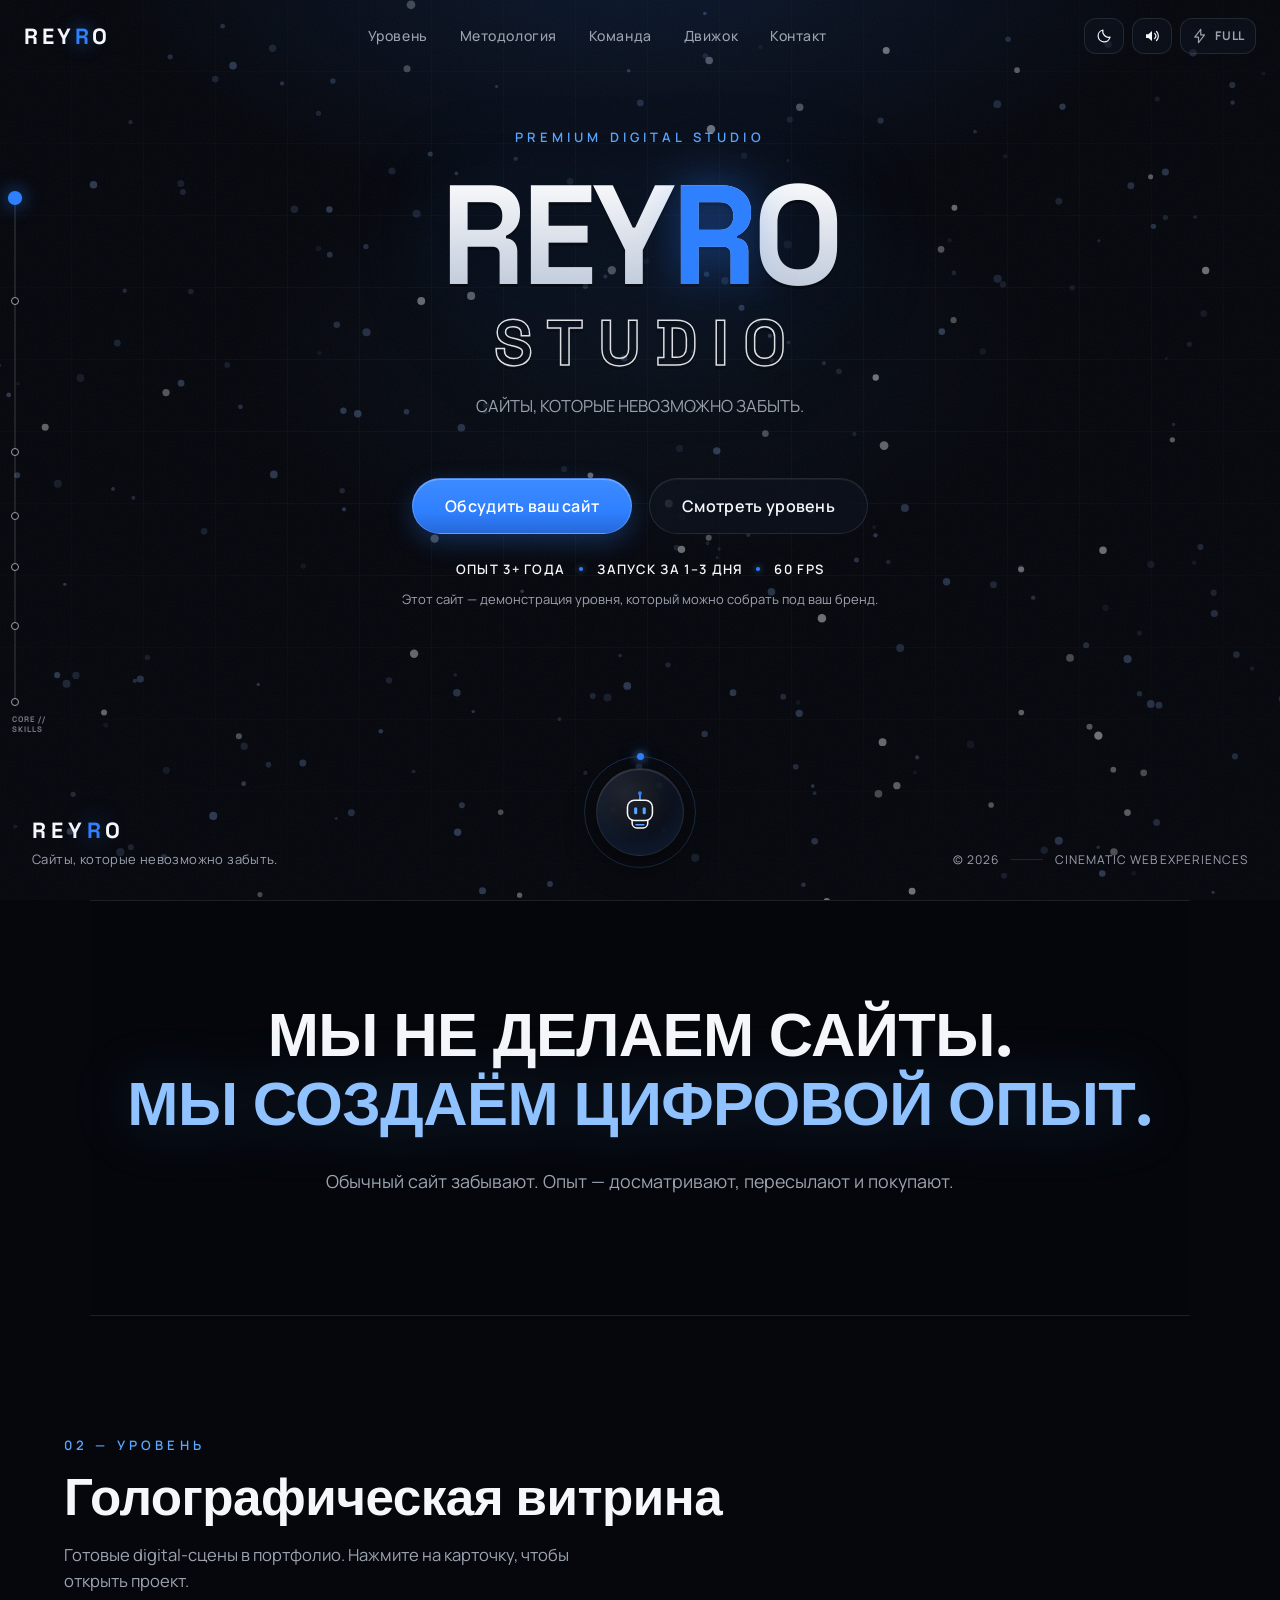
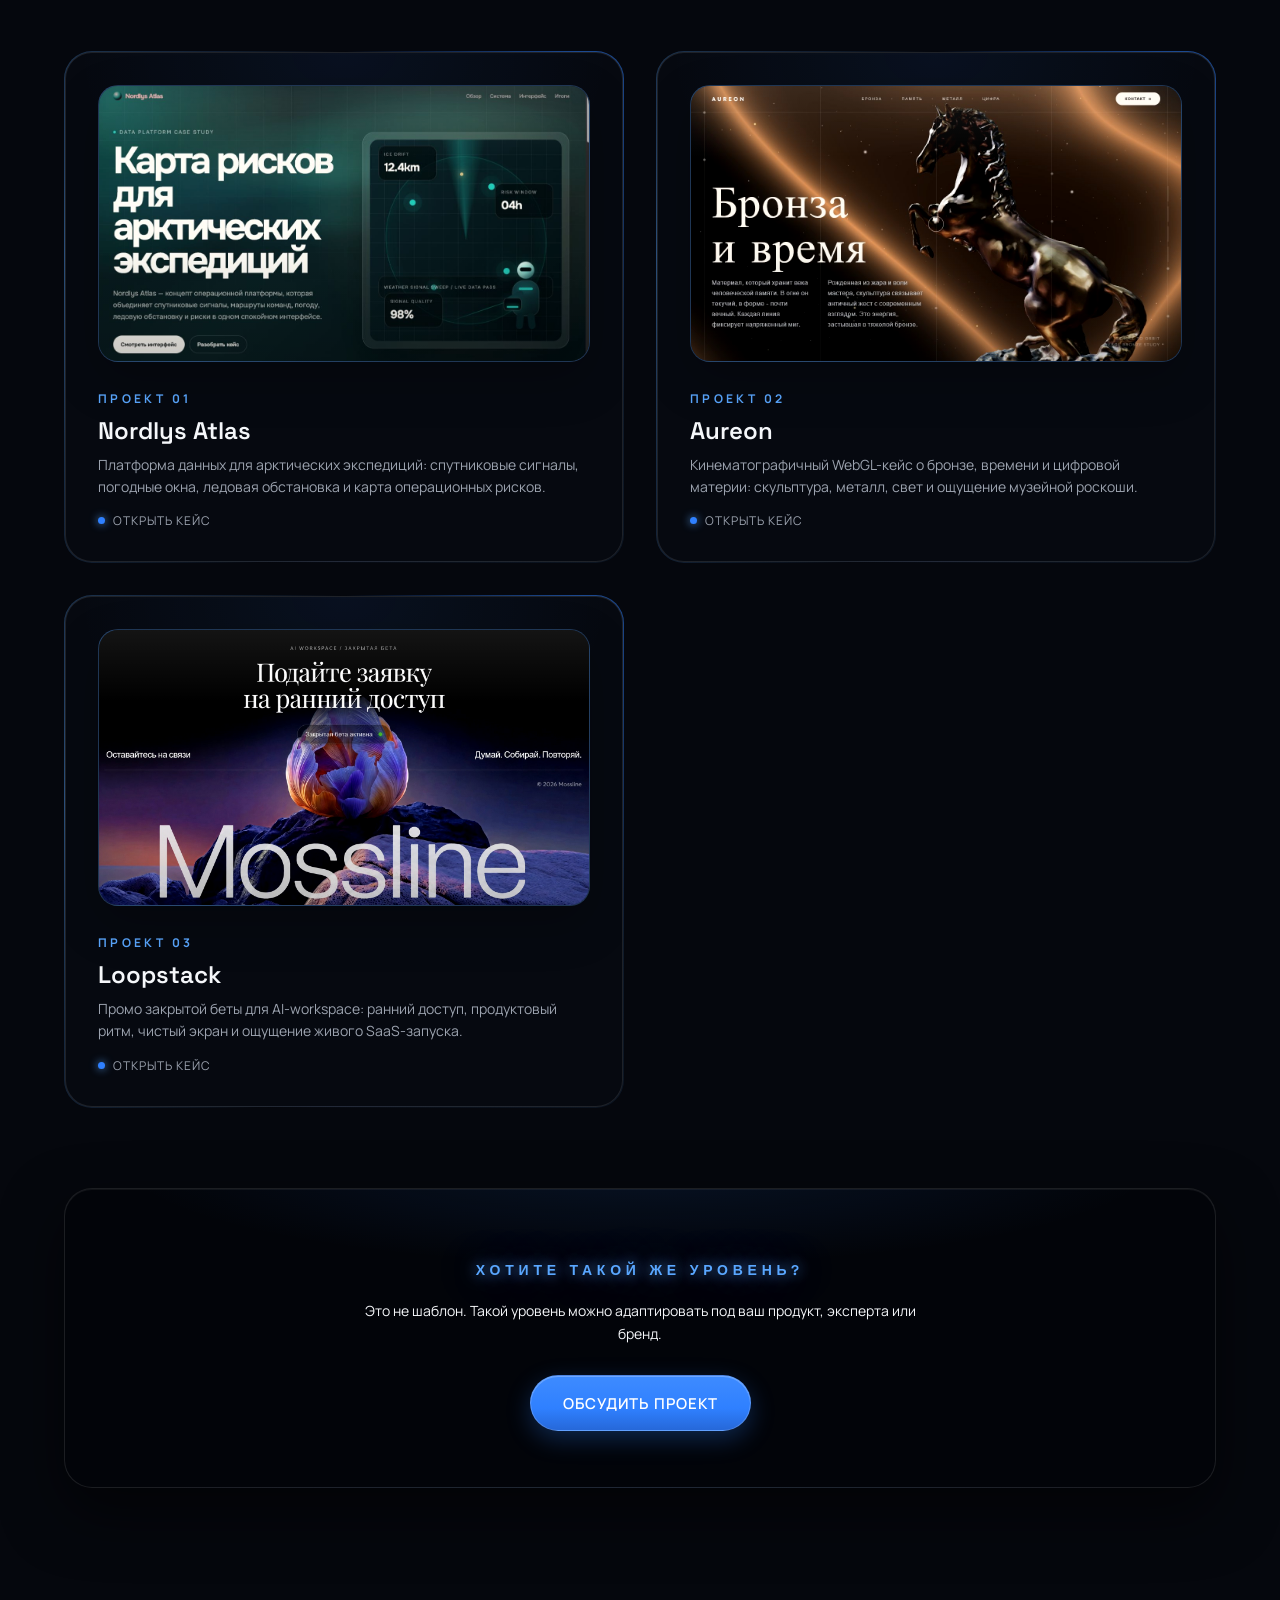
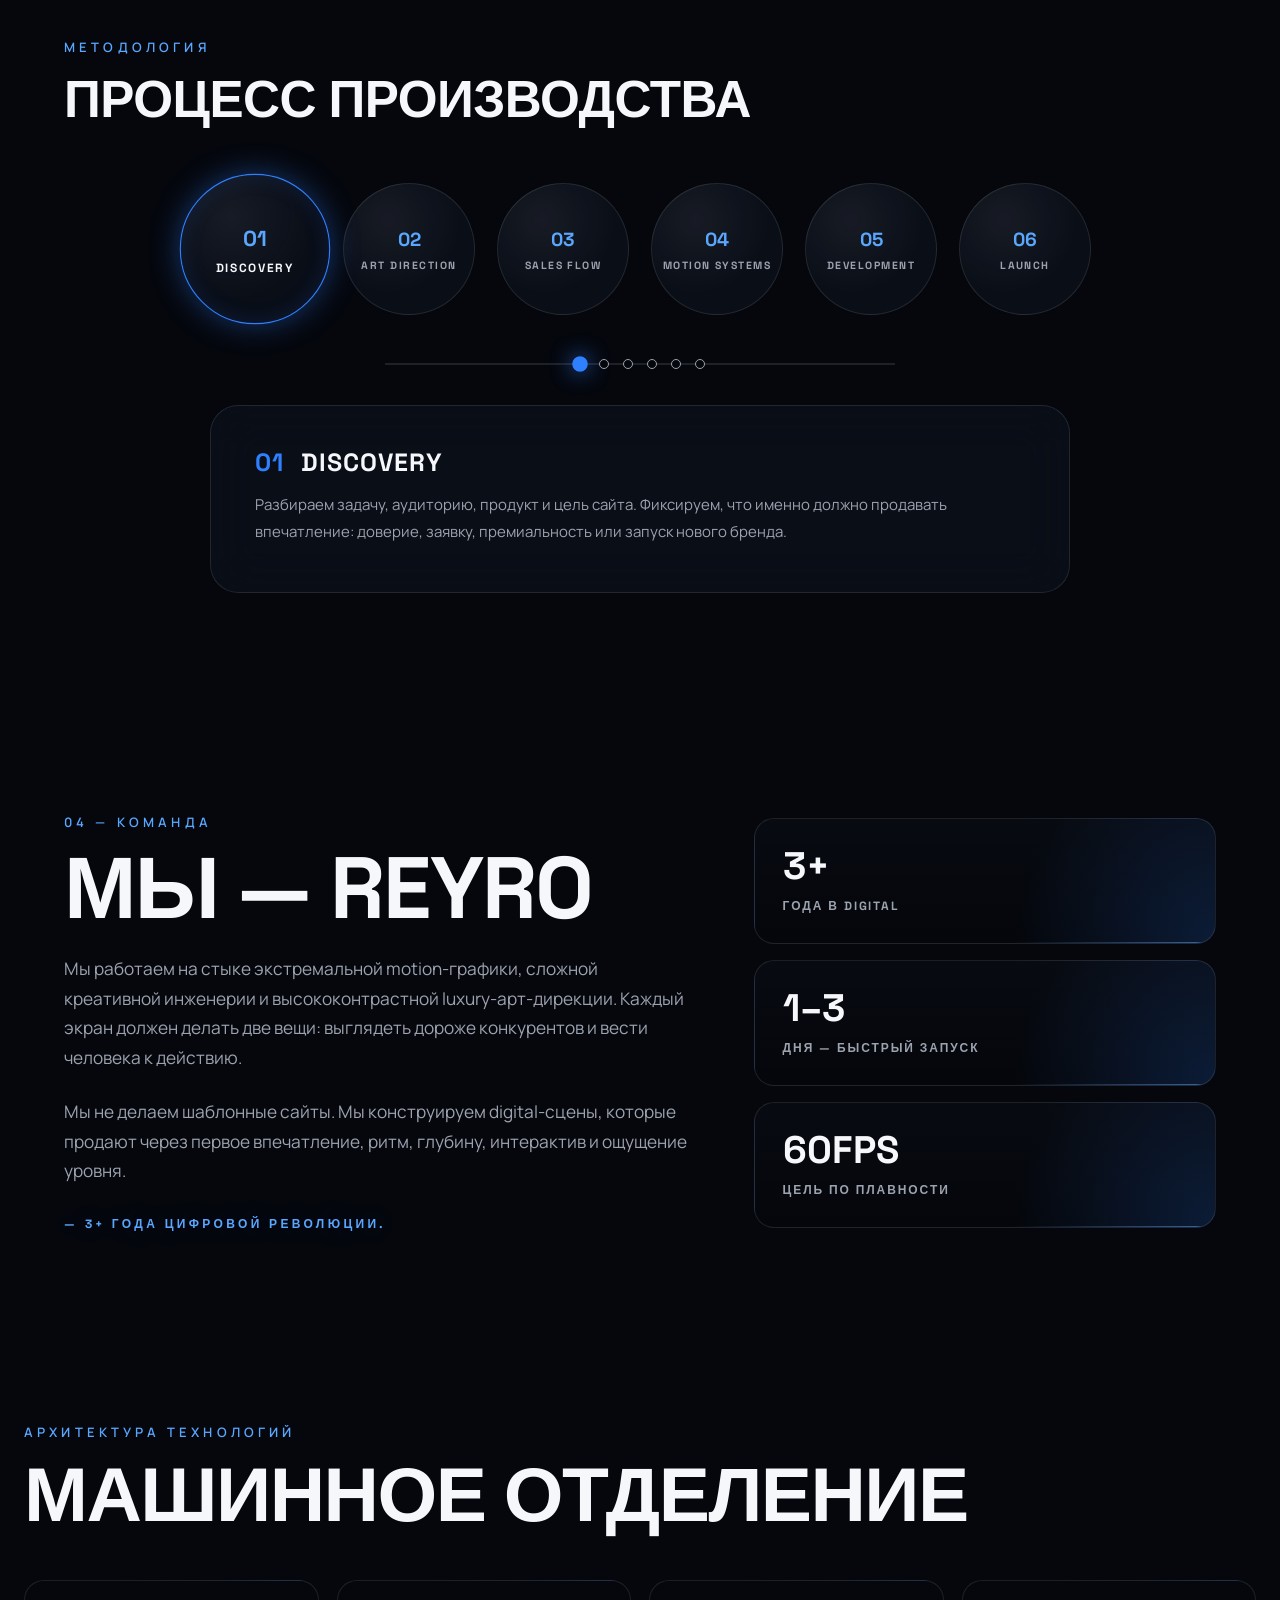
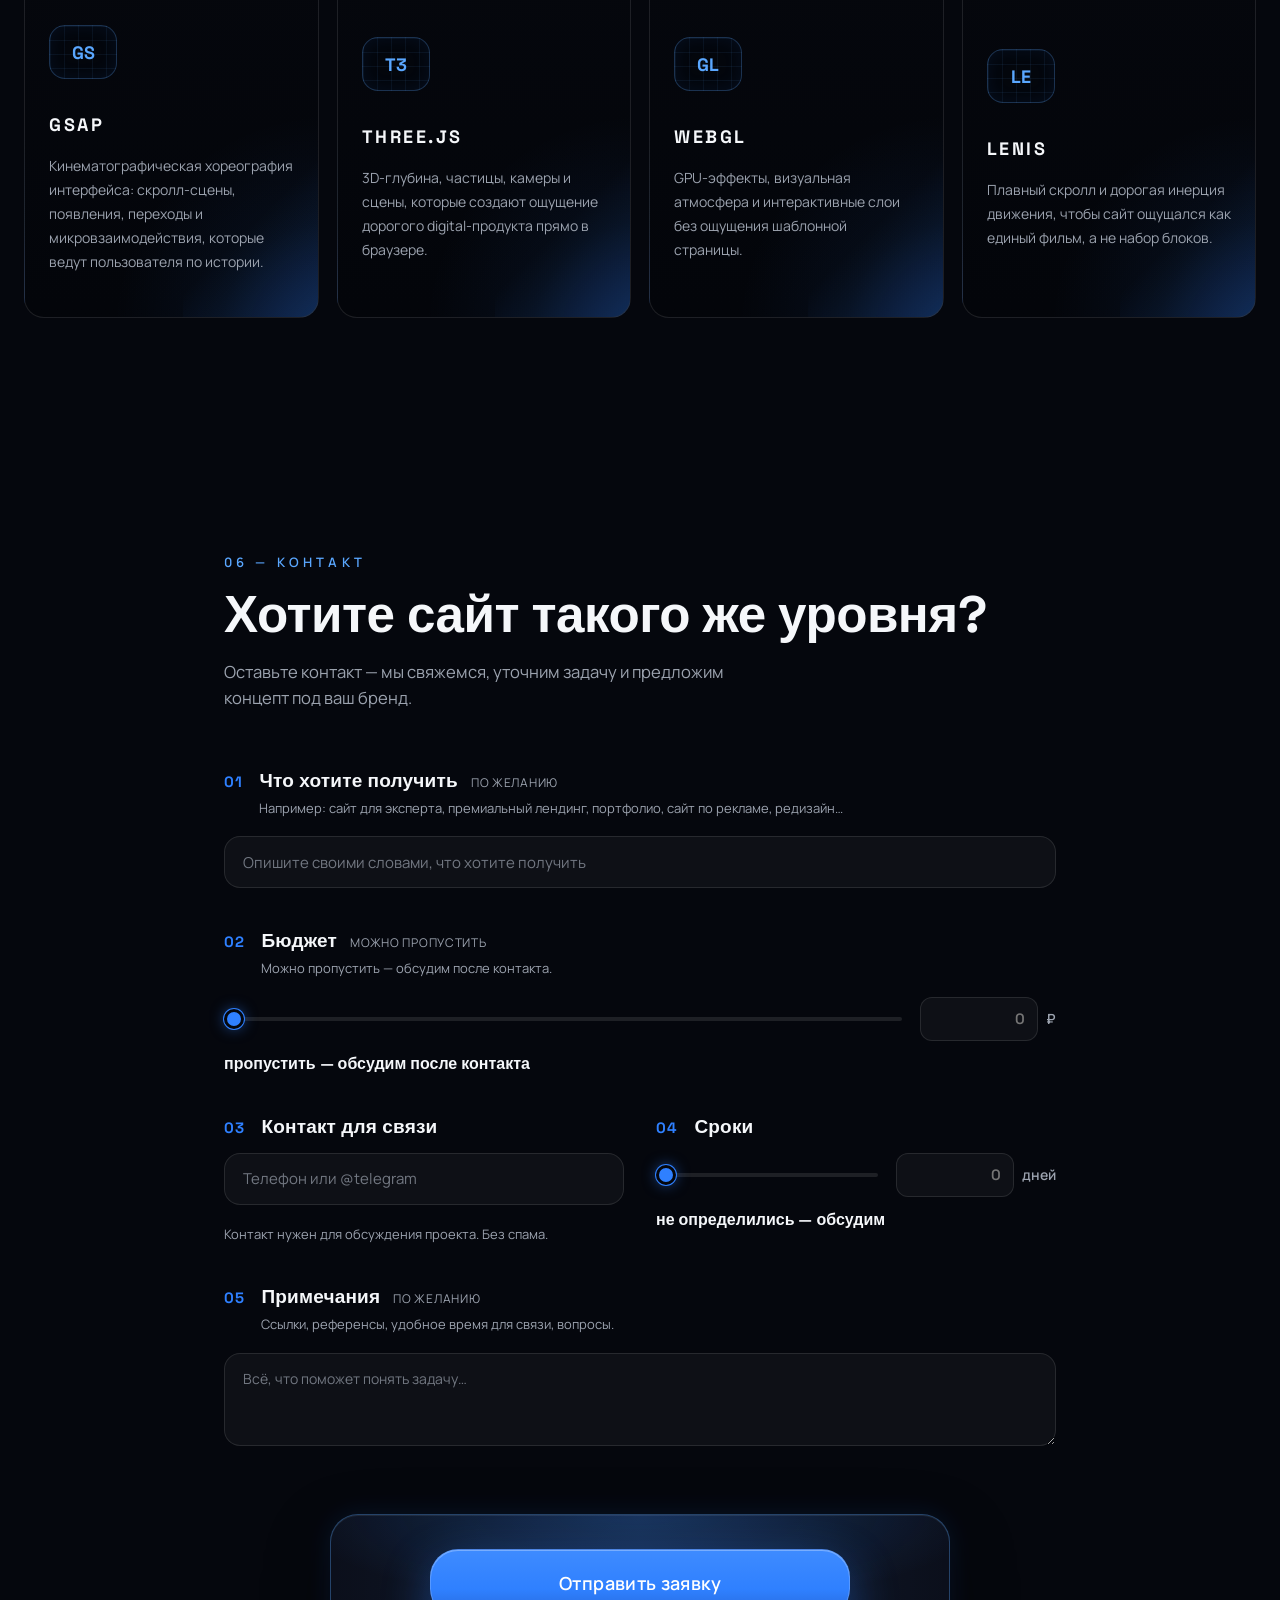
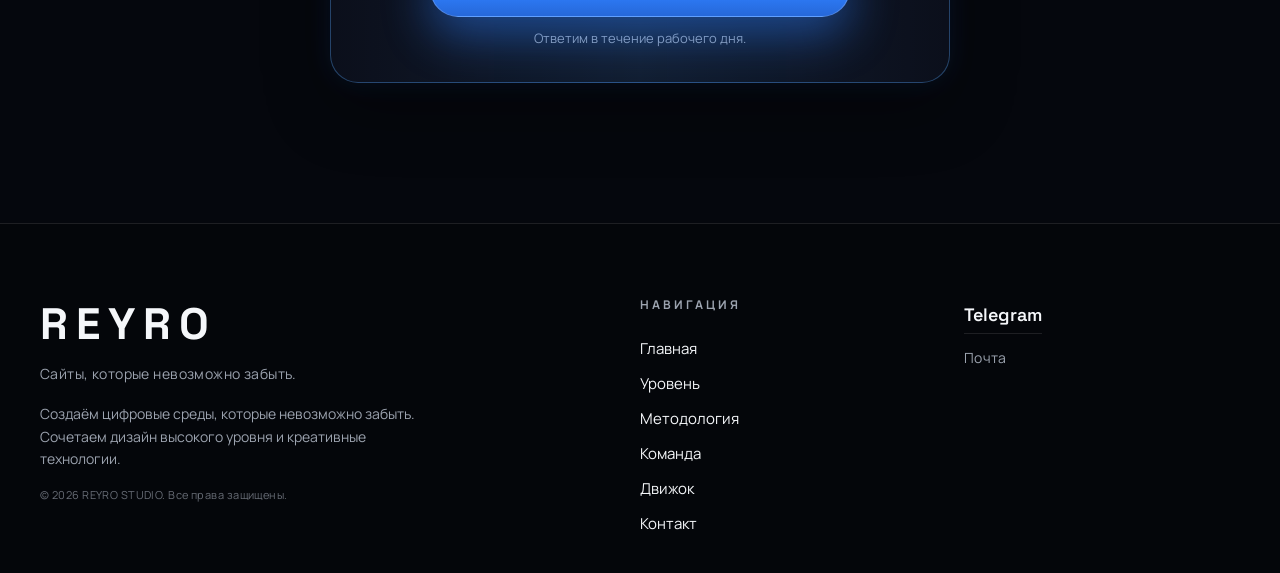
<file: index.html>
<!DOCTYPE html>
<html lang="ru" data-theme="dark" data-perf="full">
<head>
  <meta charset="UTF-8" />
  <meta name="viewport" content="width=device-width, initial-scale=1.0" />
  <title>REYRO STUDIO — сайты, которые невозможно забыть</title>
  <meta name="description" content="REYRO STUDIO — премиальная digital-студия. Кинематографические сайты, которые невозможно забыть." />
  <script>
    (() => {
      try {
        const settings = JSON.parse(localStorage.getItem("reyro-settings") || "{}");
        if (settings.theme) document.documentElement.dataset.theme = settings.theme;
        if (settings.perf) document.documentElement.dataset.perf = settings.perf;
      } catch (_) {}
    })();
  </script>
  <link rel="preconnect" href="https://fonts.googleapis.com" />
  <link rel="preconnect" href="https://fonts.gstatic.com" crossorigin />
  <link href="https://fonts.googleapis.com/css2?family=Space+Grotesk:wght@500;600;700&family=Manrope:wght@400;500;600;700&display=swap" rel="stylesheet" />
  <link rel="stylesheet" href="styles.css" />
</head>
<body>

  <!-- ЭКРАН ЗАГРУЗКИ -->
  <div class="loader" id="loader">
    <div class="loader__text" aria-hidden="true">
      <span style="--i:0">R</span><span style="--i:1">E</span><span style="--i:2">Y</span><span style="--i:3" class="blue">R</span><span style="--i:4">O</span><span class="loader__space"></span><span style="--i:5">S</span><span style="--i:6">T</span><span style="--i:7">U</span><span style="--i:8">D</span><span style="--i:9">I</span><span style="--i:10">O</span>
    </div>
    <div class="loader__bar"><span id="loaderBar"></span></div>
  </div>

  <!-- ИНТЕРАКТИВНЫЕ ЧАСТИЦЫ -->
  <canvas id="particles" aria-hidden="true"></canvas>

  <!-- ШАПКА -->
  <header class="nav" id="nav">
    <a class="nav__logo" href="#hero" aria-label="REYRO — наверх">REY<span class="nav__logo-r">R</span>O</a>

    <nav class="nav__links" aria-label="Основная навигация">
      <a href="#level">Уровень</a>
      <a href="#process">Методология</a>
      <a href="#team">Команда</a>
      <a href="#engine">Движок</a>
      <a href="#brief">Контакт</a>
    </nav>

    <!-- НАСТРОЙКИ: тема / звук / производительность -->
    <div class="settings" role="group" aria-label="Настройки сайта">
      <button class="settings__btn" id="themeBtn" title="Переключить тему">
        <svg class="ico-moon" viewBox="0 0 24 24" fill="none"><path d="M20 13.5A8 8 0 0 1 10.5 4 8 8 0 1 0 20 13.5z" stroke="currentColor" stroke-width="1.6" stroke-linejoin="round"/></svg>
        <svg class="ico-sun" viewBox="0 0 24 24" fill="none"><circle cx="12" cy="12" r="4.2" stroke="currentColor" stroke-width="1.6"/><path d="M12 3v2.2M12 18.8V21M21 12h-2.2M5.2 12H3M18.4 5.6l-1.6 1.6M7.2 16.8l-1.6 1.6M18.4 18.4l-1.6-1.6M7.2 7.2L5.6 5.6" stroke="currentColor" stroke-width="1.6" stroke-linecap="round"/></svg>
      </button>

      <button class="settings__btn" id="soundBtn" title="Звук вкл/выкл" aria-pressed="true">
        <svg class="ico-sound-on" viewBox="0 0 24 24" fill="none"><path d="M4 9.5v5h3.2L12 18.6V5.4L7.2 9.5H4z" fill="currentColor"/><path d="M15.5 8.5a5 5 0 0 1 0 7M18 6a8.5 8.5 0 0 1 0 12" stroke="currentColor" stroke-width="1.6" stroke-linecap="round"/></svg>
        <svg class="ico-sound-off" viewBox="0 0 24 24" fill="none"><path d="M4 9.5v5h3.2L12 18.6V5.4L7.2 9.5H4z" fill="currentColor"/><path d="M15.5 9.5l5 5m0-5l-5 5" stroke="currentColor" stroke-width="1.6" stroke-linecap="round"/></svg>
      </button>

      <button class="settings__btn settings__btn--perf" id="perfBtn" title="Режим производительности" aria-pressed="false">
        <svg viewBox="0 0 24 24" fill="none"><path d="M13 3L5 13.5h5L10 21l8-10.5h-5L13 3z" stroke="currentColor" stroke-width="1.6" stroke-linejoin="round"/></svg>
        <span id="perfLabel">FULL</span>
      </button>
    </div>
  </header>

  <main>

    <!-- HERO -->
    <section class="hero" id="hero" aria-label="REYRO STUDIO — hero">
      <div class="bg" aria-hidden="true">
        <div class="bg__grid"></div>
        <div class="bg__glow"></div>
        <div class="bg__noise"></div>
        <div class="bg__vignette"></div>
      </div>

      <div class="core">
        <p class="core__eyebrow">Premium digital studio</p>

        <h1 class="core__title">
          <span class="core__title-top">REY<span class="blue-r">R</span>O</span>
          <span class="core__title-outline">STUDIO</span>
        </h1>

        <p class="core__dynamic" id="dynamicSlogan" aria-live="polite">
          САЙТЫ, КОТОРЫЕ НЕВОЗМОЖНО ЗАБЫТЬ.
        </p>

        <div class="core__cta">
          <a class="btn btn--primary" href="#brief">Обсудить ваш сайт</a>
          <a class="btn btn--ghost" href="#level">Смотреть уровень</a>
        </div>

        <div class="core__stats">
          <span>опыт 3+ года</span><i></i><span>запуск за 1–3 дня</span><i></i><span>60 FPS</span>
        </div>
        <p class="core__demo-note">Этот сайт — демонстрация уровня, который можно собрать под ваш бренд.</p>
      </div>

      <div class="hero-bottom">
        <div class="hero-bottom__brand">
          <span class="hero-bottom__name">REY<span class="blue-r">R</span>O</span>
          <span class="hero-bottom__tagline">Сайты, которые невозможно забыть.</span>
        </div>

        <div class="mascot" role="img" aria-label="Фирменный техно-маскот REYRO в круге с орбитальной синей точкой">
          <div class="mascot__ring"></div>
          <div class="mascot__orbit"><span class="mascot__dot"></span></div>
          <div class="mascot__glass">
            <svg viewBox="0 0 64 64" fill="none" xmlns="http://www.w3.org/2000/svg">
              <line x1="32" y1="10" x2="32" y2="17" stroke="#5AA7FF" stroke-width="2" stroke-linecap="round"/>
              <circle cx="32" cy="8" r="2.4" fill="#2F80FF"/>
              <rect x="16" y="17" width="32" height="26" rx="9" stroke="currentColor" stroke-width="2"/>
              <rect x="24.5" y="26" width="4" height="9" rx="2" fill="#5AA7FF"/>
              <rect x="35.5" y="26" width="4" height="9" rx="2" fill="#5AA7FF"/>
              <path d="M22 43v3.5a6 6 0 0 0 6 6h8a6 6 0 0 0 6-6V43" stroke="currentColor" stroke-width="2" stroke-linecap="round"/>
              <line x1="27" y1="48.5" x2="37" y2="48.5" stroke="#5AA7FF" stroke-width="2" stroke-linecap="round"/>
            </svg>
          </div>
        </div>

        <div class="hero-bottom__meta">
          <span>© 2026</span>
          <span class="hero-bottom__meta-sep"></span>
          <span>cinematic web experiences</span>
        </div>
      </div>
    </section>

    <!-- МАНИФЕСТ -->
    <section class="manifesto" id="manifesto" aria-label="Манифест студии">
      <h2 class="manifesto__title">
        <span class="manifesto__line">МЫ НЕ ДЕЛАЕМ САЙТЫ.</span><br />
        <span class="manifesto__line manifesto__line--blue">МЫ СОЗДАЁМ ЦИФРОВОЙ ОПЫТ.</span>
      </h2>
      <p class="manifesto__sub">Обычный сайт забывают. Опыт — досматривают, пересылают и покупают.</p>
    </section>

    <!-- УРОВЕНЬ: ГОЛОГРАФИЧЕСКАЯ ВИТРИНА -->
    <section class="level" id="level" aria-label="Витрина проектов">
      <p class="section-eyebrow">02 — Уровень</p>
      <h2 class="section-title">Голографическая витрина</h2>
      <p class="section-sub">Готовые digital-сцены в портфолио. Нажмите на карточку, чтобы открыть проект.</p>

      <div class="level__grid">
        <a class="holo" href="https://nordlys.reyrostudio.ru" target="_blank" rel="noopener" data-tilt>
          <div class="holo__frame" aria-hidden="true"></div>
          <div class="holo__inner">
            <div class="holo__preview">
              <img src="nordlys-thumb.png" alt="Превью проекта Nordlys Atlas" loading="lazy" />
            </div>
            <div class="holo__meta">
              <span class="holo__num">Проект 01</span>
              <h3 class="holo__name">Nordlys Atlas</h3>
              <p class="holo__desc">Платформа данных для арктических экспедиций: спутниковые сигналы, погодные окна, ледовая обстановка и карта операционных рисков.</p>
              <span class="holo__status"><i></i>открыть кейс</span>
            </div>
          </div>
        </a>

        <a class="holo" href="https://aureon.reyrostudio.ru" target="_blank" rel="noopener" data-tilt>
          <div class="holo__frame" aria-hidden="true"></div>
          <div class="holo__inner">
            <div class="holo__preview">
              <img src="aureon-thumb.png" alt="Превью проекта Aureon" loading="lazy" />
            </div>
            <div class="holo__meta">
              <span class="holo__num">Проект 02</span>
              <h3 class="holo__name">Aureon</h3>
              <p class="holo__desc">Кинематографичный WebGL-кейс о бронзе, времени и цифровой материи: скульптура, металл, свет и ощущение музейной роскоши.</p>
              <span class="holo__status"><i></i>открыть кейс</span>
            </div>
          </div>
        </a>

        <a class="holo" href="https://loopstack.reyrostudio.ru" target="_blank" rel="noopener" data-tilt>
          <div class="holo__frame" aria-hidden="true"></div>
          <div class="holo__inner">
            <div class="holo__preview">
              <img src="loopstack-thumb.jpg" alt="Превью проекта Loopstack" loading="lazy" />
            </div>
            <div class="holo__meta">
              <span class="holo__num">Проект 03</span>
              <h3 class="holo__name">Loopstack</h3>
              <p class="holo__desc">Промо закрытой беты для AI-workspace: ранний доступ, продуктовый ритм, чистый экран и ощущение живого SaaS-запуска.</p>
              <span class="holo__status"><i></i>открыть кейс</span>
            </div>
          </div>
        </a>
      </div>
    </section>

    <!-- CTA-БАННЕР -->
    <section class="cta-banner" aria-label="Хотите такой же уровень?">
      <div class="cta-banner__inner">
        <p class="cta-banner__eyebrow">Хотите такой же уровень?</p>
        <p class="cta-banner__text">Это не шаблон. Такой уровень можно адаптировать под ваш продукт, эксперта или бренд.</p>
        <a class="btn btn--primary" href="#brief">Обсудить проект</a>
      </div>
    </section>

    <!-- МЕТОДОЛОГИЯ: ПРОЦЕСС ПРОИЗВОДСТВА -->
    <section class="process" id="process" aria-label="Процесс производства">
      <p class="section-eyebrow">методология</p>
      <h2 class="section-title">Процесс производства</h2>

      <div class="process__orbs" id="processOrbs" role="tablist" aria-label="Этапы производства">
        <button class="process__orb is-active" role="tab" aria-selected="true"><b>01</b><span>DISCOVERY</span></button>
        <button class="process__orb" role="tab" aria-selected="false"><b>02</b><span>ART DIRECTION</span></button>
        <button class="process__orb" role="tab" aria-selected="false"><b>03</b><span>SALES FLOW</span></button>
        <button class="process__orb" role="tab" aria-selected="false"><b>04</b><span>MOTION SYSTEMS</span></button>
        <button class="process__orb" role="tab" aria-selected="false"><b>05</b><span>DEVELOPMENT</span></button>
        <button class="process__orb" role="tab" aria-selected="false"><b>06</b><span>LAUNCH</span></button>
      </div>

      <div class="process__bar" id="processBar" aria-hidden="true">
        <span></span><span></span><span></span><span></span><span></span><span></span>
      </div>

      <div class="process__panel" id="processPanel">
        <h3><b>01</b> DISCOVERY</h3>
        <p>Разбираем задачу, аудиторию, продукт и цель сайта. Фиксируем, что именно должно продавать впечатление: доверие, заявку, премиальность или запуск нового бренда.</p>
      </div>
    </section>

    <!-- КОМАНДА -->
    <section class="team" id="team" aria-label="Команда REYRO">
      <div class="team__copy">
        <p class="section-eyebrow">04 — Команда</p>
        <h2 class="team__title">МЫ — REYRO</h2>
        <p>
          Мы работаем на стыке экстремальной motion-графики, сложной креативной инженерии и высококонтрастной luxury-арт-дирекции. Каждый экран должен делать две вещи: выглядеть дороже конкурентов и вести человека к действию.
        </p>
        <p>
          Мы не делаем шаблонные сайты. Мы конструируем digital-сцены, которые продают через первое впечатление, ритм, глубину, интерактив и ощущение уровня.
        </p>
        <span class="team__signal">— 3+ года цифровой революции.</span>
      </div>

      <div class="team__stats" aria-label="Ключевые показатели REYRO">
        <article class="team__card">
          <b>3+</b>
          <span>года в digital</span>
        </article>
        <article class="team__card">
          <b>1–3</b>
          <span>дня — быстрый запуск</span>
        </article>
        <article class="team__card">
          <b>60FPS</b>
          <span>цель по плавности</span>
        </article>
      </div>
    </section>

    <!-- ДВИЖОК -->
    <section class="engine" id="engine" aria-label="Машинное отделение REYRO">
      <p class="section-eyebrow">архитектура технологий</p>
      <h2 class="engine__title">Машинное отделение</h2>

      <div class="engine__grid">
        <button class="engine__card" type="button" data-burst-card>
          <span class="engine__mark">GS</span>
          <span class="engine__tech">GSAP</span>
          <p>Кинематографическая хореография интерфейса: скролл-сцены, появления, переходы и микровзаимодействия, которые ведут пользователя по истории.</p>
        </button>
        <button class="engine__card" type="button" data-burst-card>
          <span class="engine__mark">T3</span>
          <span class="engine__tech">THREE.JS</span>
          <p>3D-глубина, частицы, камеры и сцены, которые создают ощущение дорогого digital-продукта прямо в браузере.</p>
        </button>
        <button class="engine__card" type="button" data-burst-card>
          <span class="engine__mark">GL</span>
          <span class="engine__tech">WEBGL</span>
          <p>GPU-эффекты, визуальная атмосфера и интерактивные слои без ощущения шаблонной страницы.</p>
        </button>
        <button class="engine__card" type="button" data-burst-card>
          <span class="engine__mark">LE</span>
          <span class="engine__tech">LENIS</span>
          <p>Плавный скролл и дорогая инерция движения, чтобы сайт ощущался как единый фильм, а не набор блоков.</p>
        </button>
      </div>
    </section>

    <!-- БРИФ -->
    <section class="brief" id="brief" aria-label="Оставить заявку">
      <p class="section-eyebrow">06 — Контакт</p>
      <h2 class="section-title">Хотите сайт такого же уровня?</h2>
      <p class="section-sub">Оставьте контакт — мы свяжемся, уточним задачу и предложим концепт под ваш бренд.</p>

      <form class="form" id="briefForm" novalidate>
        <div class="form__trap" aria-hidden="true">
          <label for="companyWebsite">Website</label>
          <input id="companyWebsite" name="website" type="text" tabindex="-1" autocomplete="off" />
        </div>

        <!-- 01: отдельная строка -->
        <div class="form__row">
          <div class="form__head">
            <span class="form__num">01</span>
            <div>
              <span class="form__label">Что хотите получить</span>
              <span class="form__opt">по желанию</span>
              <p class="form__hint">Например: сайт для эксперта, премиальный лендинг, портфолио, сайт по рекламе, редизайн…</p>
            </div>
          </div>
          <input class="input" type="text" id="goalInput" placeholder="Опишите своими словами, что хотите получить" />
        </div>

        <!-- 02: отдельная строка -->
        <div class="form__row">
          <div class="form__head">
            <span class="form__num">02</span>
            <div>
              <span class="form__label">Бюджет</span>
              <span class="form__opt">можно пропустить</span>
              <p class="form__hint">Можно пропустить — обсудим после контакта.</p>
            </div>
          </div>
          <div class="range">
            <div class="range__row">
              <input type="range" id="budgetRange" min="0" max="100000" step="1" value="0" aria-label="Бюджет в рублях" />
              <div class="range__field">
                <input type="number" id="budgetInput" min="0" max="100000" step="1" placeholder="0" aria-label="Точная сумма в рублях" />
                <span>₽</span>
              </div>
            </div>
            <output class="range__value" id="budgetValue" for="budgetRange">пропустить — обсудим после контакта</output>
          </div>
        </div>

        <!-- 03 + 04: одна строка пополам -->
        <div class="form__row form__row--split">
          <div class="form__col">
            <div class="form__head">
              <span class="form__num">03</span>
              <div><span class="form__label">Контакт для связи</span></div>
            </div>
            <input class="input" type="text" id="contactInput" placeholder="Телефон или @telegram" autocomplete="tel" />
            <p class="form__hint">Контакт нужен для обсуждения проекта. Без спама.</p>
          </div>

          <div class="form__col">
            <div class="form__head">
              <span class="form__num">04</span>
              <div><span class="form__label">Сроки</span></div>
            </div>
            <div class="range">
              <div class="range__row">
                <input type="range" id="termRange" min="0" max="30" step="1" value="0" aria-label="Сроки в днях" />
                <div class="range__field">
                  <input type="number" id="termInput" min="0" max="30" step="1" placeholder="0" aria-label="Точный срок в днях" />
                  <span>дней</span>
                </div>
              </div>
              <output class="range__value" id="termValue" for="termRange">не определились — обсудим</output>
            </div>
          </div>
        </div>

        <!-- 05: отдельная строка -->
        <div class="form__row">
          <div class="form__head">
            <span class="form__num">05</span>
            <div>
              <span class="form__label">Примечания</span>
              <span class="form__opt">по желанию</span>
              <p class="form__hint">Ссылки, референсы, удобное время для связи, вопросы.</p>
            </div>
          </div>
          <textarea class="input input--area" id="notesInput" rows="3" placeholder="Всё, что поможет понять задачу…"></textarea>
        </div>

        <div class="form__submit">
          <button type="submit" class="btn btn--primary">Отправить заявку</button>
          <p class="form__hint form__hint--center">Ответим в течение рабочего дня.</p>
          <p class="form__error" id="formError" hidden>Не удалось отправить заявку. Попробуйте ещё раз или напишите в Telegram.</p>
        </div>

        <!-- состояние успеха -->
        <div class="form__success" id="formSuccess" hidden>
          <div class="form__success-icon" aria-hidden="true">
            <svg viewBox="0 0 24 24" fill="none"><path d="M5 12.5l4.5 4.5L19 7.5" stroke="currentColor" stroke-width="2.2" stroke-linecap="round" stroke-linejoin="round"/></svg>
          </div>
          <h3>Заявка принята</h3>
          <p>Мы свяжемся с вами, уточним задачу и предложим концепт под ваш бренд.</p>
          <a class="btn btn--ghost" href="https://t.me/Reyrocodez" target="_blank" rel="noopener">Написать в Telegram</a>
        </div>
      </form>
    </section>

  </main>

  <!-- ФУТЕР -->
  <footer class="footer" id="footer">
    <div class="footer__top">
      <div class="footer__brand">
        <span class="footer__logo">REYRO</span>
        <p class="footer__tagline">Сайты, которые невозможно забыть.</p>
        <p class="footer__desc">Создаём цифровые среды, которые невозможно забыть. Сочетаем дизайн высокого уровня и креативные технологии.</p>
        <p class="footer__legal">© 2026 REYRO STUDIO. Все права защищены.</p>
      </div>

      <nav class="footer__nav" aria-label="Навигация в футере">
        <span class="footer__col-title">Навигация</span>
        <a href="#hero">Главная</a>
        <a href="#level">Уровень</a>
        <a href="#process">Методология</a>
        <a href="#team">Команда</a>
        <a href="#engine">Движок</a>
        <a href="#brief">Контакт</a>
      </nav>

      <div class="footer__contacts">
        <a class="footer__tg-link" href="https://t.me/Reyrocodez" target="_blank" rel="noopener">Telegram</a>
        <a class="footer__mail" href="mailto:reyrodesign@gmail.com">Почта</a>
      </div>
    </div>
  </footer>

  <!-- ПОЛЗУНОК ПРОГРЕССА СКРОЛЛА СО СТАНЦИЯМИ -->
  <div class="scroll-rail">
    <div class="scroll-rail__thumb" id="scrollThumb"></div>
    <button class="scroll-rail__dot" data-target="hero" data-label="01 // ГЛАВНАЯ" aria-label="Главная"></button>
    <button class="scroll-rail__dot" data-target="level" data-label="02 // УРОВЕНЬ" aria-label="Уровень"></button>
    <button class="scroll-rail__dot" data-target="process" data-label="03 // МЕТОДОЛОГИЯ" aria-label="Методология"></button>
    <button class="scroll-rail__dot" data-target="team" data-label="04 // КОМАНДА" aria-label="Команда"></button>
    <button class="scroll-rail__dot" data-target="engine" data-label="05 // ДВИЖОК" aria-label="Движок"></button>
    <button class="scroll-rail__dot" data-target="brief" data-label="06 // КОНТАКТ" aria-label="Контакт"></button>
    <button class="scroll-rail__dot" data-target="footer" data-label="07 // СВЯЗЬ" aria-label="Связь"></button>
    <span class="scroll-rail__caption">CORE //<br />SKILLS</span>
  </div>

  <!-- TELEGRAM-КНОПКА -->
  <a class="tg-fab" id="tgFab" href="https://t.me/Reyrocodez" target="_blank" rel="noopener" aria-label="Написать в Telegram">
    <svg viewBox="0 0 24 24" fill="none"><path d="M21 4.5L2.8 11.6c-.9.35-.87 1.05.05 1.32l4.6 1.44 1.77 5.42c.28.78.9.86 1.42.4l2.55-2.34 4.7 3.46c.7.4 1.3.16 1.5-.72L22 5.9c.26-1.08-.4-1.6-1-1.4zM8 13.9l9.4-5.9c.44-.27.85-.12.52.18l-7.7 7-.3 3.2-1.92-4.48z" fill="currentColor"/></svg>
  </a>

  <script src="form-config.js"></script>
  <script src="script.js"></script>
</body>
</html>
</file>
<file: styles.css>
/* ============================================================
   REYRO STUDIONS — portfolio one-pager
   dark premium / graphite / soft glassmorphism / blue accent
   темы: dark / light; режимы: full / lite
   ============================================================ */

:root {
  --bg: #05070D;
  --panel: rgba(17, 24, 39, 0.42);
  --panel-solid: #111827;
  --text-primary: #F5F7FA;
  --text-secondary: #9CA3AF;
  --blue: #2F80FF;
  --blue-glow: #5AA7FF;
  --glass-border: rgba(255, 255, 255, 0.10);
  --grid-line: rgba(90, 167, 255, 0.045);
  --title-grad-a: #FFFFFF;
  --title-grad-b: #B9C4D6;
  --input-bg: rgba(255, 255, 255, 0.04);

  --font-display: "Space Grotesk", "Inter", sans-serif;
  --font-body: "Manrope", "Inter", sans-serif;

  --radius-lg: 28px;
  --radius-md: 20px;
  --safe: 24px;
  --nav-h: 72px;
}

html[data-theme="light"] {
  --bg: #F4F6FA;
  --panel: rgba(255, 255, 255, 0.65);
  --panel-solid: #FFFFFF;
  --text-primary: #0B0F17;
  --text-secondary: #4B5563;
  --glass-border: rgba(11, 15, 23, 0.10);
  --grid-line: rgba(47, 128, 255, 0.07);
  --title-grad-a: #0B0F17;
  --title-grad-b: #3D4B63;
  --input-bg: rgba(11, 15, 23, 0.04);
}

* { margin: 0; padding: 0; box-sizing: border-box; }

html { scroll-behavior: smooth; scroll-padding-top: var(--nav-h); }

body {
  background: var(--bg);
  color: var(--text-primary);
  font-family: var(--font-body);
  -webkit-font-smoothing: antialiased;
  text-rendering: optimizeLegibility;
  overflow-x: hidden;
  transition: background-color 0.4s ease, color 0.4s ease;
}

/* защита текста от выделения/копирования — поля формы остаются редактируемыми */
body {
  -webkit-user-select: none;
  -moz-user-select: none;
  user-select: none;
}

input, textarea {
  -webkit-user-select: text;
  -moz-user-select: text;
  user-select: text;
}

.visually-hidden {
  position: absolute; width: 1px; height: 1px;
  overflow: hidden; clip: rect(0 0 0 0); white-space: nowrap;
}

.blue-r { color: var(--blue); text-shadow: 0 0 24px rgba(47, 128, 255, 0.55); }

/* ============ ЛОАДЕР ============ */

.loader {
  position: fixed;
  inset: 0;
  z-index: 100;
  display: flex;
  flex-direction: column;
  align-items: center;
  justify-content: center;
  gap: 32px;
  background: var(--bg);
  transition: opacity 0.6s ease, visibility 0.6s ease;
}

.loader.is-done { opacity: 0; visibility: hidden; pointer-events: none; }

.loader__text {
  display: flex;
  font-family: var(--font-display);
  font-weight: 700;
  font-size: clamp(28px, 4.5vw, 56px);
  letter-spacing: 0.08em;
  color: var(--text-primary);
}

.loader__text span {
  opacity: 0;
  transform: translateY(14px);
  animation: loader-letter 0.5s cubic-bezier(0.22, 1, 0.36, 1) forwards;
  animation-delay: calc(var(--i) * 70ms);
}

.loader__text .blue { color: #2F80FF; text-shadow: 0 0 28px rgba(47, 128, 255, 0.6); }

.loader__space { width: 0.5em; }

@keyframes loader-letter {
  to { opacity: 1; transform: translateY(0); }
}

.loader__bar {
  width: min(280px, 60vw);
  height: 2px;
  border-radius: 2px;
  background: var(--glass-border);
  overflow: hidden;
}

.loader__bar span {
  display: block;
  height: 100%;
  width: 0;
  background: linear-gradient(90deg, #2F80FF, #5AA7FF);
  border-radius: 2px;
  transition: width 0.3s ease;
}

/* ============ ЧАСТИЦЫ ============ */

#particles {
  position: fixed;
  inset: 0;
  z-index: 0;
  pointer-events: none;
}

html[data-perf="lite"] #particles { display: none; }

/* контент поверх частиц */
main, .nav, .footer { position: relative; z-index: 1; }

/* ============ ШАПКА ============ */

.nav {
  position: fixed;
  top: 0; left: 0; right: 0;
  z-index: 50;
  height: var(--nav-h);
  display: flex;
  align-items: center;
  justify-content: space-between;
  gap: 24px;
  padding: 0 var(--safe);
  transition: background-color 0.3s ease, border-color 0.3s ease, backdrop-filter 0.3s ease;
  border-bottom: 1px solid transparent;
}

.nav.is-scrolled {
  background: color-mix(in srgb, var(--bg) 72%, transparent);
  backdrop-filter: blur(16px);
  -webkit-backdrop-filter: blur(16px);
  border-bottom-color: var(--glass-border);
}

html[data-perf="lite"] .nav.is-scrolled {
  background: var(--bg);
  backdrop-filter: none;
  -webkit-backdrop-filter: none;
}

.nav__logo {
  font-family: var(--font-display);
  font-weight: 700;
  font-size: 22px;
  letter-spacing: 0.16em;
  color: var(--text-primary);
  text-decoration: none;
}

.nav__logo-r {
  color: var(--blue);
  text-shadow: 0 0 18px rgba(47, 128, 255, 0.65);
}

.nav__links { display: flex; gap: 32px; }

.nav__links a {
  color: var(--text-secondary);
  text-decoration: none;
  font-size: 14px;
  font-weight: 500;
  letter-spacing: 0.04em;
  transition: color 0.3s ease;
}

.nav__links a:hover { color: var(--text-primary); }

/* ---- настройки ---- */

.settings { display: flex; align-items: center; gap: 8px; }

/* кнопка темы: луна в тёмной, солнце в светлой */
#themeBtn .ico-sun { display: none; }
html[data-theme="light"] #themeBtn .ico-moon { display: none; }
html[data-theme="light"] #themeBtn .ico-sun { display: block; }

.settings__btn {
  display: inline-flex;
  align-items: center;
  justify-content: center;
  gap: 6px;
  height: 36px;
  min-width: 36px;
  padding: 0 10px;
  border-radius: 12px;
  border: 1px solid var(--glass-border);
  background: var(--panel);
  color: var(--text-primary);
  cursor: pointer;
  font-family: var(--font-body);
  font-size: 12px;
  font-weight: 700;
  letter-spacing: 0.06em;
  transition: border-color 0.3s ease, color 0.3s ease;
}

.settings__btn:hover { border-color: rgba(90, 167, 255, 0.45); }

.settings__btn svg { width: 18px; height: 18px; }

.settings__btn[aria-pressed="false"] { color: var(--text-secondary); }

#soundBtn .ico-sound-off { display: none; }
#soundBtn[aria-pressed="false"] .ico-sound-on { display: none; }
#soundBtn[aria-pressed="false"] .ico-sound-off { display: block; }

.settings__btn--perf[aria-pressed="true"] { color: var(--blue-glow); border-color: rgba(90, 167, 255, 0.4); }

/* ============ HERO ============ */

.hero {
  position: relative;
  min-height: 100vh;
  min-height: 100svh;
  display: flex;
  flex-direction: column;
  justify-content: space-between;
  padding: calc(var(--nav-h) + 8px) var(--safe) var(--safe);
  overflow: hidden;
  isolation: isolate;
}

.bg { position: absolute; inset: 0; z-index: -1; }

.bg__grid {
  position: absolute;
  inset: -1px;
  background-image:
    linear-gradient(var(--grid-line) 1px, transparent 1px),
    linear-gradient(90deg, var(--grid-line) 1px, transparent 1px);
  background-size: 72px 72px;
  mask-image: radial-gradient(ellipse 90% 80% at 50% 42%, #000 30%, transparent 78%);
  -webkit-mask-image: radial-gradient(ellipse 90% 80% at 50% 42%, #000 30%, transparent 78%);
}

.bg__glow {
  position: absolute;
  inset: 0;
  background:
    radial-gradient(ellipse 60% 42% at 50% -6%, rgba(47, 128, 255, 0.14), transparent 70%),
    radial-gradient(ellipse 45% 34% at 50% 40%, rgba(90, 167, 255, 0.05), transparent 70%);
}

.bg__noise {
  position: absolute;
  inset: 0;
  opacity: 0.05;
  background-image: url("data:image/svg+xml,%3Csvg xmlns='http://www.w3.org/2000/svg' width='160' height='160'%3E%3Cfilter id='n'%3E%3CfeTurbulence type='fractalNoise' baseFrequency='0.9' numOctaves='2' stitchTiles='stitch'/%3E%3C/filter%3E%3Crect width='100%25' height='100%25' filter='url(%23n)'/%3E%3C/svg%3E");
}

html[data-perf="lite"] .bg__noise { display: none; }

.bg__vignette {
  position: absolute;
  inset: 0;
  background: radial-gradient(ellipse 120% 100% at 50% 50%, transparent 60%, rgba(0, 0, 0, 0.25) 100%);
}

html[data-theme="light"] .bg__vignette { display: none; }

.core {
  display: flex;
  flex-direction: column;
  align-items: center;
  text-align: center;
  padding: 48px 24px;
}

.core__eyebrow {
  font-size: 13px;
  font-weight: 600;
  letter-spacing: 0.32em;
  text-transform: uppercase;
  color: var(--blue-glow);
  margin-bottom: 24px;
}

.core__title {
  display: flex;
  flex-direction: column;
  align-items: center;
  font-family: var(--font-display);
  font-weight: 700;
  line-height: 0.98;
  /* объём: мягкая «подошва» снизу + синий отсвет */
  filter:
    drop-shadow(0 3px 0 rgba(0, 0, 0, 0.35))
    drop-shadow(0 14px 28px rgba(0, 0, 0, 0.5))
    drop-shadow(0 0 42px rgba(47, 128, 255, 0.18));
}

html[data-theme="light"] .core__title {
  filter:
    drop-shadow(0 2px 0 rgba(11, 15, 23, 0.12))
    drop-shadow(0 12px 24px rgba(11, 15, 23, 0.18));
}

/* верхняя строка: REYRO — заполненная, «разукрашенная» внутри */
.core__title-top {
  font-size: clamp(56px, 10.5vw, 150px);
  letter-spacing: -0.03em;
  transform: scaleY(1.05);
  background: linear-gradient(180deg, var(--title-grad-a) 0%, var(--title-grad-b) 100%);
  -webkit-background-clip: text;
  background-clip: text;
  color: transparent;
}

.core__title-top .blue-r {
  -webkit-text-fill-color: var(--blue);
  text-shadow: 0 0 40px rgba(47, 128, 255, 0.5);
}

/* нижняя строка: STUDIONS — прозрачная, только белый контур */
.core__title-outline {
  margin-top: 10px;
  font-size: clamp(28px, 5vw, 72px);
  letter-spacing: 0.22em;
  text-indent: 0.22em; /* компенсация трекинга для центровки */
  color: transparent;
  -webkit-text-stroke: 1.5px rgba(245, 247, 250, 0.9);
  text-stroke: 1.5px rgba(245, 247, 250, 0.9);
}

html[data-theme="light"] .core__title-outline {
  -webkit-text-stroke: 1.5px rgba(11, 15, 23, 0.85);
  text-stroke: 1.5px rgba(11, 15, 23, 0.85);
}

.core__dynamic {
  margin-top: 20px;
  min-height: 2.6em;
  max-width: 640px;
  font-size: clamp(15px, 1.3vw, 18px);
  line-height: 1.5;
  color: var(--text-secondary);
  transition: opacity 0.6s ease, filter 0.6s ease, transform 0.6s ease;
}

.core__dynamic.is-leaving {
  opacity: 0;
  filter: blur(8px);
  transform: translateY(4px);
}

.core__cta {
  margin-top: 40px;
  display: flex;
  gap: 16px;
  flex-wrap: wrap;
  justify-content: center;
}

/* мини-факты под кнопками */
.core__stats {
  margin-top: 26px;
  display: flex;
  align-items: center;
  gap: 14px;
  flex-wrap: wrap;
  justify-content: center;
  font-size: 13px;
  font-weight: 600;
  letter-spacing: 0.1em;
  text-transform: uppercase;
  color: var(--text-primary);
}

.core__stats i {
  width: 4px;
  height: 4px;
  border-radius: 50%;
  background: var(--blue);
  box-shadow: 0 0 6px rgba(90, 167, 255, 0.8);
}

.core__demo-note {
  margin-top: 12px;
  font-size: 13px;
  line-height: 1.5;
  color: var(--text-secondary);
}

/* ============ КНОПКИ ============ */

.btn {
  display: inline-flex;
  align-items: center;
  justify-content: center;
  height: 56px;
  padding: 0 32px;
  border: none;
  border-radius: var(--radius-lg);
  font-family: var(--font-body);
  font-size: 16px;
  font-weight: 600;
  letter-spacing: 0.02em;
  text-decoration: none;
  cursor: pointer;
  transition: transform 0.35s cubic-bezier(0.22, 1, 0.36, 1),
              box-shadow 0.35s ease,
              background-color 0.35s ease,
              border-color 0.35s ease;
  will-change: transform;
}

.btn--primary {
  color: #FFFFFF;
  background: linear-gradient(180deg, #3E8BFF 0%, #2F80FF 60%, #2668D9 100%);
  border: 1px solid rgba(255, 255, 255, 0.18);
  box-shadow:
    0 8px 24px rgba(47, 128, 255, 0.28),
    inset 0 1px 0 rgba(255, 255, 255, 0.25);
}

.btn--primary:hover {
  transform: translateY(-2px);
  box-shadow:
    0 12px 32px rgba(47, 128, 255, 0.38),
    inset 0 1px 0 rgba(255, 255, 255, 0.3);
}

.btn:disabled {
  cursor: wait;
  opacity: 0.72;
  transform: none;
}

.btn--ghost {
  color: var(--text-primary);
  background: var(--panel);
  border: 1px solid var(--glass-border);
  backdrop-filter: blur(24px);
  -webkit-backdrop-filter: blur(24px);
  box-shadow: inset 0 1px 0 rgba(255, 255, 255, 0.06);
}

.btn--ghost:hover {
  transform: translateY(-2px);
  border-color: rgba(90, 167, 255, 0.45);
}

html[data-perf="lite"] .btn--ghost { backdrop-filter: none; -webkit-backdrop-filter: none; }

/* ============ НИЗ HERO: бренд + маскот ============ */

.hero-bottom {
  display: grid;
  grid-template-columns: 1fr auto 1fr;
  align-items: end;
  gap: 24px;
  padding: 0 8px 8px;
}

.hero-bottom__brand { display: flex; flex-direction: column; gap: 6px; }

.hero-bottom__name {
  font-family: var(--font-display);
  font-weight: 700;
  font-size: 22px;
  letter-spacing: 0.22em;
}

.hero-bottom__tagline {
  font-size: 13px;
  color: var(--text-secondary);
  letter-spacing: 0.03em;
}

.hero-bottom__meta {
  justify-self: end;
  display: flex;
  align-items: center;
  gap: 12px;
  font-size: 12px;
  letter-spacing: 0.08em;
  text-transform: uppercase;
  color: var(--text-secondary);
}

.hero-bottom__meta-sep { width: 32px; height: 1px; background: var(--glass-border); }

.mascot {
  --size: 112px;
  position: relative;
  width: var(--size);
  height: var(--size);
  justify-self: center;
  color: var(--text-primary);
}

.mascot__ring {
  position: absolute;
  inset: 0;
  border-radius: 50%;
  border: 1px solid rgba(90, 167, 255, 0.22);
}

.mascot__orbit {
  position: absolute;
  inset: 0;
  border-radius: 50%;
  animation: orbit 8s linear infinite;
}

html[data-perf="lite"] .mascot__orbit { animation: none; }

.mascot__dot {
  position: absolute;
  top: -3.5px;
  left: 50%;
  width: 7px;
  height: 7px;
  margin-left: -3.5px;
  border-radius: 50%;
  background: var(--blue);
  box-shadow: 0 0 8px rgba(90, 167, 255, 0.9), 0 0 20px rgba(47, 128, 255, 0.45);
}

@keyframes orbit {
  from { transform: rotate(0deg); }
  to   { transform: rotate(360deg); }
}

.mascot__glass {
  position: absolute;
  inset: 12px;
  border-radius: 50%;
  display: flex;
  align-items: center;
  justify-content: center;
  background:
    radial-gradient(circle at 32% 26%, rgba(255, 255, 255, 0.09), transparent 58%),
    var(--panel);
  border: 1px solid var(--glass-border);
  backdrop-filter: blur(20px);
  -webkit-backdrop-filter: blur(20px);
  box-shadow:
    inset 0 1px 0 rgba(255, 255, 255, 0.12),
    inset 0 -10px 24px rgba(47, 128, 255, 0.10),
    0 12px 32px rgba(0, 0, 0, 0.45);
}

html[data-perf="lite"] .mascot__glass { backdrop-filter: none; -webkit-backdrop-filter: none; }

.mascot__glass svg { width: 58%; height: 58%; }

/* ============ ОБЩЕЕ ДЛЯ СЕКЦИЙ ============ */

.section-eyebrow {
  font-size: 13px;
  font-weight: 600;
  letter-spacing: 0.32em;
  text-transform: uppercase;
  color: var(--blue-glow);
  margin-bottom: 16px;
}

.section-title {
  font-family: var(--font-display);
  font-weight: 700;
  font-size: clamp(30px, 4vw, 52px);
  letter-spacing: -0.01em;
  line-height: 1.08;
}

.section-sub {
  margin-top: 16px;
  max-width: 560px;
  font-size: clamp(15px, 1.3vw, 18px);
  line-height: 1.6;
  color: var(--text-secondary);
}

/* ============ ВИТРИНА ============ */

.level {
  max-width: 1200px;
  margin: 0 auto;
  padding: 120px var(--safe) 80px;
}

.level__grid {
  margin-top: 56px;
  display: grid;
  grid-template-columns: 1fr 1fr;
  gap: 32px;
}

.holo {
  display: block;
  position: relative;
  border-radius: var(--radius-lg);
  padding: 1px;
  color: inherit;
  text-decoration: none;
  cursor: pointer;
  transform-style: preserve-3d;
  transition: transform 0.25s ease;
  -webkit-tap-highlight-color: transparent;
}

.holo:focus-visible {
  outline: 2px solid rgba(90, 167, 255, 0.85);
  outline-offset: 6px;
}

.holo:hover .holo__inner,
.holo:focus-visible .holo__inner {
  border-color: rgba(90, 167, 255, 0.5);
  box-shadow: 0 22px 70px rgba(47, 128, 255, 0.16);
}

/* голографическая рамка */
.holo__frame {
  position: absolute;
  inset: 0;
  border-radius: var(--radius-lg);
  background: conic-gradient(from var(--holo-angle, 0deg),
    rgba(47, 128, 255, 0.0) 0%,
    rgba(47, 128, 255, 0.55) 12%,
    rgba(90, 167, 255, 0.12) 30%,
    rgba(47, 128, 255, 0.0) 55%,
    rgba(90, 167, 255, 0.45) 78%,
    rgba(47, 128, 255, 0.0) 100%);
  animation: holo-spin 7s linear infinite;
}

@property --holo-angle {
  syntax: "<angle>";
  initial-value: 0deg;
  inherits: false;
}

@keyframes holo-spin {
  to { --holo-angle: 360deg; }
}

html[data-perf="lite"] .holo__frame { animation: none; }

.holo__inner {
  position: relative;
  border-radius: calc(var(--radius-lg) - 1px);
  background:
    radial-gradient(ellipse 80% 60% at 50% 0%, rgba(47, 128, 255, 0.07), transparent 60%),
    color-mix(in srgb, var(--bg) 88%, var(--panel-solid));
  border: 1px solid var(--glass-border);
  padding: 32px;
  min-height: 340px;
  display: flex;
  flex-direction: column;
  gap: 28px;
  overflow: hidden;
  transition: border-color 0.25s ease, box-shadow 0.25s ease;
}

.holo__preview {
  position: relative;
  aspect-ratio: 16 / 9;
  border-radius: var(--radius-md);
  overflow: hidden;
  border: 1px solid rgba(90, 167, 255, 0.24);
  background:
    radial-gradient(ellipse at 18% 0%, rgba(90, 167, 255, 0.18), transparent 48%),
    color-mix(in srgb, var(--panel-solid) 64%, var(--bg));
  box-shadow:
    inset 0 0 0 1px rgba(255, 255, 255, 0.035),
    0 18px 48px rgba(0, 0, 0, 0.24);
  isolation: isolate;
}

.holo__preview::after {
  content: "";
  position: absolute;
  inset: 0;
  background:
    linear-gradient(180deg, rgba(255, 255, 255, 0.08), transparent 26%),
    linear-gradient(0deg, rgba(0, 0, 0, 0.22), transparent 42%);
  pointer-events: none;
  z-index: 1;
}

.holo__preview img {
  width: 100%;
  height: 100%;
  display: block;
  object-fit: cover;
  object-position: top center;
  transform: scale(1.01);
  filter: saturate(0.95) contrast(1.06);
  transition: transform 0.42s ease, filter 0.42s ease;
}

.holo:hover .holo__preview img,
.holo:focus-visible .holo__preview img {
  transform: scale(1.055);
  filter: saturate(1.08) contrast(1.08);
}

html[data-theme="light"] .holo__preview {
  box-shadow:
    inset 0 0 0 1px rgba(255, 255, 255, 0.74),
    0 18px 42px rgba(24, 45, 82, 0.12);
}

/* wireframe-конструктор */
.holo__wire {
  border: 1px dashed rgba(90, 167, 255, 0.28);
  border-radius: var(--radius-md);
  padding: 20px;
  display: flex;
  flex-direction: column;
  gap: 12px;
  background-image:
    linear-gradient(rgba(90, 167, 255, 0.05) 1px, transparent 1px),
    linear-gradient(90deg, rgba(90, 167, 255, 0.05) 1px, transparent 1px);
  background-size: 24px 24px;
}

.holo__bar {
  display: block;
  height: 10px;
  border-radius: 6px;
  background: linear-gradient(90deg, rgba(90, 167, 255, 0.35), rgba(90, 167, 255, 0.08));
}

.holo__bar--btn {
  width: 96px;
  height: 26px;
  border-radius: 13px;
  background: linear-gradient(180deg, rgba(62, 139, 255, 0.55), rgba(38, 104, 217, 0.45));
}

.holo__blocks { display: grid; grid-template-columns: repeat(3, 1fr); gap: 10px; }
.holo__blocks--two { grid-template-columns: repeat(2, 1fr); }

.holo__blocks i {
  display: block;
  height: 52px;
  border-radius: 10px;
  border: 1px solid rgba(90, 167, 255, 0.22);
  background: rgba(90, 167, 255, 0.06);
}

.holo__meta { display: flex; flex-direction: column; gap: 8px; }

.holo__num {
  font-size: 12px;
  font-weight: 700;
  letter-spacing: 0.28em;
  text-transform: uppercase;
  color: var(--blue-glow);
}

.holo__name {
  font-family: var(--font-display);
  font-weight: 600;
  font-size: 24px;
}

.holo__desc { font-size: 14px; line-height: 1.6; color: var(--text-secondary); }

.holo__status {
  margin-top: 6px;
  display: inline-flex;
  align-items: center;
  gap: 8px;
  font-size: 12px;
  letter-spacing: 0.08em;
  text-transform: uppercase;
  color: var(--text-secondary);
}

.holo__status i {
  width: 7px;
  height: 7px;
  border-radius: 50%;
  background: var(--blue);
  box-shadow: 0 0 8px rgba(90, 167, 255, 0.9);
  animation: pulse 2s ease-in-out infinite;
}

@keyframes pulse {
  50% { opacity: 0.35; }
}

/* ============ КОМАНДА ============ */

.team {
  max-width: 1200px;
  margin: 0 auto;
  padding: 110px var(--safe) 90px;
  display: grid;
  grid-template-columns: minmax(0, 1.15fr) minmax(280px, 0.85fr);
  gap: 64px;
  align-items: center;
}

.team__title {
  font-family: var(--font-display);
  font-size: clamp(42px, 6.8vw, 92px);
  font-weight: 700;
  line-height: 0.95;
  letter-spacing: -0.02em;
  color: var(--text-primary);
  text-transform: uppercase;
}

.team__copy p:not(.section-eyebrow) {
  max-width: 760px;
  margin-top: 24px;
  font-size: clamp(16px, 1.35vw, 19px);
  line-height: 1.72;
  color: var(--text-secondary);
}

.team__signal {
  display: inline-block;
  margin-top: 30px;
  font-family: var(--font-display);
  font-size: 12px;
  font-weight: 700;
  letter-spacing: 0.28em;
  text-transform: uppercase;
  color: var(--blue-glow);
  text-shadow: 0 0 24px rgba(47, 128, 255, 0.25);
}

.team__stats {
  display: grid;
  gap: 16px;
}

.team__card {
  position: relative;
  min-height: 126px;
  padding: 28px;
  border-radius: var(--radius-md);
  border: 1px solid rgba(255, 255, 255, 0.1);
  background:
    radial-gradient(circle at 100% 100%, rgba(47, 128, 255, 0.18), transparent 42%),
    linear-gradient(180deg, rgba(8, 11, 18, 0.96), rgba(4, 6, 11, 0.98));
  overflow: hidden;
}

.team__card::after {
  content: "";
  position: absolute;
  inset: auto 0 0 auto;
  width: 44%;
  height: 1px;
  background: linear-gradient(90deg, transparent, rgba(90, 167, 255, 0.55));
}

.team__card b {
  display: block;
  font-family: var(--font-display);
  font-size: clamp(28px, 3vw, 44px);
  line-height: 1;
  color: var(--text-primary);
}

.team__card span {
  display: block;
  margin-top: 12px;
  font-family: var(--font-display);
  font-size: 12px;
  font-weight: 700;
  letter-spacing: 0.16em;
  text-transform: uppercase;
  color: var(--text-secondary);
}

html[data-theme="light"] .team__card {
  border-color: rgba(11, 15, 23, 0.1);
  background:
    radial-gradient(circle at 100% 100%, rgba(47, 128, 255, 0.13), transparent 44%),
    linear-gradient(180deg, rgba(255, 255, 255, 0.92), rgba(238, 243, 250, 0.98));
  box-shadow: 0 16px 40px rgba(15, 23, 42, 0.08);
}

/* ============ МАШИННОЕ ОТДЕЛЕНИЕ ============ */

.engine {
  max-width: 1320px;
  margin: 0 auto;
  padding: 100px var(--safe) 115px;
}

.engine__title {
  font-family: var(--font-display);
  font-size: clamp(36px, 6vw, 86px);
  font-weight: 700;
  line-height: 0.98;
  letter-spacing: -0.02em;
  color: var(--text-primary);
  text-transform: uppercase;
}

.engine__grid {
  margin-top: 48px;
  display: grid;
  grid-template-columns: repeat(4, minmax(0, 1fr));
  gap: 18px;
}

.engine__card {
  position: relative;
  min-height: 338px;
  padding: 24px;
  border-radius: var(--radius-md);
  border: 1px solid rgba(255, 255, 255, 0.1);
  background:
    radial-gradient(circle at 105% 105%, rgba(47, 128, 255, 0.22), rgba(47, 128, 255, 0.06) 24%, transparent 47%),
    linear-gradient(180deg, rgba(5, 7, 13, 0.98), rgba(3, 5, 10, 0.99));
  color: var(--text-primary);
  font: inherit;
  text-align: left;
  cursor: pointer;
  appearance: none;
  overflow: hidden;
  animation: engine-drift 7.5s ease-in-out infinite;
  transition: transform 0.35s cubic-bezier(0.22, 1, 0.36, 1),
              border-color 0.3s ease,
              box-shadow 0.3s ease;
}

.engine__card:nth-child(2) { animation-delay: -1.4s; }
.engine__card:nth-child(3) { animation-delay: -2.8s; }
.engine__card:nth-child(4) { animation-delay: -4.2s; }

.engine__card::after {
  content: "";
  position: absolute;
  right: 0;
  bottom: 0;
  width: 46%;
  height: 46%;
  background: linear-gradient(135deg, transparent 45%, rgba(47, 128, 255, 0.18));
  opacity: 0.9;
  pointer-events: none;
}

.engine__card:hover {
  transform: translateY(-8px);
  border-color: rgba(90, 167, 255, 0.38);
  box-shadow: 0 18px 50px rgba(0, 0, 0, 0.36), 0 0 22px rgba(47, 128, 255, 0.12);
}

.engine__card:active { transform: translateY(-3px) scale(0.99); }

.engine__mark {
  width: 68px;
  height: 54px;
  display: grid;
  place-items: center;
  border-radius: 16px;
  border: 1px solid rgba(90, 167, 255, 0.28);
  background:
    linear-gradient(rgba(90, 167, 255, 0.07) 1px, transparent 1px),
    linear-gradient(90deg, rgba(90, 167, 255, 0.07) 1px, transparent 1px),
    rgba(4, 7, 13, 0.88);
  background-size: 14px 14px;
  font-family: var(--font-display);
  font-size: 18px;
  font-weight: 700;
  color: var(--blue-glow);
  box-shadow: inset 0 0 18px rgba(47, 128, 255, 0.08);
}

.engine__tech {
  display: block;
  margin-top: 34px;
  font-family: var(--font-display);
  font-size: 18px;
  font-weight: 700;
  letter-spacing: 0.14em;
  text-transform: uppercase;
  color: var(--text-primary);
}

.engine__card p {
  position: relative;
  z-index: 1;
  margin-top: 18px;
  font-size: 14px;
  line-height: 1.7;
  color: var(--text-secondary);
}

html[data-theme="light"] .engine__card {
  border-color: rgba(11, 15, 23, 0.1);
  background:
    radial-gradient(circle at 105% 105%, rgba(47, 128, 255, 0.16), rgba(47, 128, 255, 0.04) 26%, transparent 50%),
    linear-gradient(180deg, rgba(255, 255, 255, 0.94), rgba(239, 244, 250, 0.98));
  box-shadow: 0 18px 46px rgba(15, 23, 42, 0.08);
}

html[data-theme="light"] .engine__card:hover {
  box-shadow: 0 20px 48px rgba(15, 23, 42, 0.13), 0 0 20px rgba(47, 128, 255, 0.12);
}

html[data-theme="light"] .engine__mark {
  background:
    linear-gradient(rgba(47, 128, 255, 0.08) 1px, transparent 1px),
    linear-gradient(90deg, rgba(47, 128, 255, 0.08) 1px, transparent 1px),
    rgba(255, 255, 255, 0.86);
  color: var(--blue);
}

@keyframes engine-drift {
  0%, 100% { translate: 0 0; }
  50% { translate: 0 -7px; }
}

html[data-perf="lite"] .engine__card { animation: none; }

/* ============ БРИФ ============ */

.brief {
  max-width: 880px;
  margin: 0 auto;
  padding: 120px var(--safe) 140px;
}

.form {
  margin-top: 56px;
  display: flex;
  flex-direction: column;
  gap: 40px;
  position: relative;
}

.form.is-sent > .form__row,
.form.is-sent > .form__submit { display: none; }

.form__row { display: flex; flex-direction: column; gap: 18px; }

.form__row--split {
  flex-direction: row;
  gap: 32px;
}

.form__row--split .form__col {
  flex: 1;
  display: flex;
  flex-direction: column;
  gap: 14px;
}

.form__head { display: flex; gap: 16px; align-items: baseline; }

.form__num {
  font-family: var(--font-display);
  font-weight: 700;
  font-size: 15px;
  color: var(--blue);
  letter-spacing: 0.08em;
}

.form__label {
  font-family: var(--font-display);
  font-weight: 600;
  font-size: 19px;
  letter-spacing: 0.01em;
}

.form__opt {
  margin-left: 10px;
  font-size: 12px;
  color: var(--text-secondary);
  letter-spacing: 0.06em;
  text-transform: uppercase;
}

.form__hint {
  margin-top: 6px;
  font-size: 13px;
  line-height: 1.5;
  color: var(--text-secondary);
}

.form__hint--center { text-align: center; margin-top: 12px; }

.form__error {
  max-width: 360px;
  margin-top: 14px;
  font-size: 13px;
  line-height: 1.45;
  text-align: center;
  color: #FFB4B4;
}

.form__error[hidden] { display: none; }

.form__mail {
  margin-top: 14px;
  font-size: 13px;
  letter-spacing: 0.04em;
  color: var(--text-secondary);
  text-decoration: none;
  border-bottom: 1px solid transparent;
  transition: color 0.25s ease, border-color 0.25s ease;
}

.form__mail:hover { color: var(--blue-glow); border-bottom-color: var(--blue); }

/* ползунки */
.range { display: flex; flex-direction: column; gap: 12px; }

.range__row {
  display: flex;
  align-items: center;
  gap: 18px;
}

.range__row input[type="range"] { flex: 1; }

.range__field {
  display: flex;
  align-items: center;
  gap: 8px;
  flex-shrink: 0;
}

.range__field input {
  width: 118px;
  height: 44px;
  padding: 0 12px;
  border-radius: 12px;
  border: 1px solid var(--glass-border);
  background: var(--input-bg);
  color: var(--text-primary);
  font-family: var(--font-display);
  font-size: 15px;
  font-weight: 600;
  text-align: right;
  transition: border-color 0.25s ease, box-shadow 0.25s ease;
  -moz-appearance: textfield;
  appearance: textfield;
}

.range__field input::-webkit-outer-spin-button,
.range__field input::-webkit-inner-spin-button {
  -webkit-appearance: none;
  margin: 0;
}

.range__field input:focus {
  outline: none;
  border-color: rgba(90, 167, 255, 0.6);
  box-shadow: 0 0 0 3px rgba(47, 128, 255, 0.15);
}

.range__field span {
  font-size: 14px;
  font-weight: 600;
  color: var(--text-secondary);
}

.range input[type="range"] {
  appearance: none;
  -webkit-appearance: none;
  width: 100%;
  height: 4px;
  border-radius: 2px;
  background: linear-gradient(90deg, var(--blue) var(--fill, 0%), var(--glass-border) var(--fill, 0%));
  outline: none;
  cursor: pointer;
}

.range input[type="range"]::-webkit-slider-thumb {
  appearance: none;
  -webkit-appearance: none;
  width: 20px;
  height: 20px;
  border-radius: 50%;
  background: var(--blue);
  border: 3px solid var(--bg);
  box-shadow: 0 0 0 1px var(--blue), 0 0 14px rgba(47, 128, 255, 0.5);
  transition: transform 0.2s ease;
}

.range input[type="range"]::-webkit-slider-thumb:hover { transform: scale(1.15); }

.range input[type="range"]::-moz-range-thumb {
  width: 14px;
  height: 14px;
  border-radius: 50%;
  background: var(--blue);
  border: 3px solid var(--bg);
  box-shadow: 0 0 0 1px var(--blue), 0 0 14px rgba(47, 128, 255, 0.5);
}

.range__value {
  font-family: var(--font-display);
  font-weight: 600;
  font-size: 16px;
  color: var(--text-primary);
}

/* поля */
.input {
  width: 100%;
  height: 52px;
  padding: 0 18px;
  border-radius: 16px;
  border: 1px solid var(--glass-border);
  background: var(--input-bg);
  color: var(--text-primary);
  font-family: var(--font-body);
  font-size: 15px;
  transition: border-color 0.25s ease, box-shadow 0.25s ease;
}

.input::placeholder { color: var(--text-secondary); opacity: 0.7; }

.input:focus {
  outline: none;
  border-color: rgba(90, 167, 255, 0.6);
  box-shadow: 0 0 0 3px rgba(47, 128, 255, 0.15);
}

.input.is-error {
  border-color: #E5484D;
  box-shadow: 0 0 0 3px rgba(229, 72, 77, 0.15);
  animation: shake 0.35s ease;
}

@keyframes shake {
  25% { transform: translateX(-5px); }
  50% { transform: translateX(5px); }
  75% { transform: translateX(-3px); }
}

.input--area {
  height: auto;
  padding: 14px 18px;
  resize: vertical;
  min-height: 90px;
  line-height: 1.5;
  font-size: 14px;
}

.form__submit {
  position: relative;
  width: min(100%, 620px);
  margin: 28px auto 0;
  padding: 34px;
  display: flex;
  flex-direction: column;
  align-items: center;
  border: 1px solid rgba(90, 167, 255, 0.34);
  border-radius: var(--radius-lg);
  background:
    radial-gradient(ellipse 82% 82% at 50% 0%, rgba(47, 128, 255, 0.22), transparent 68%),
    color-mix(in srgb, var(--panel-solid) 58%, transparent);
  box-shadow:
    0 24px 64px rgba(0, 0, 0, 0.36),
    0 0 26px rgba(47, 128, 255, 0.12),
    inset 0 1px 0 rgba(255, 255, 255, 0.08);
  overflow: hidden;
}

.form__submit::before {
  content: "";
  position: absolute;
  inset: 0;
  background: linear-gradient(90deg, transparent, rgba(90, 167, 255, 0.12), transparent);
  opacity: 0.8;
  pointer-events: none;
}

.form__submit .btn--primary {
  position: relative;
  z-index: 1;
  width: min(100%, 420px);
  height: 68px;
  font-size: 18px;
  box-shadow:
    0 18px 48px rgba(47, 128, 255, 0.48),
    inset 0 1px 0 rgba(255, 255, 255, 0.3);
}

.form__submit .btn--primary:hover {
  box-shadow:
    0 20px 54px rgba(47, 128, 255, 0.52),
    inset 0 1px 0 rgba(255, 255, 255, 0.34);
}

html[data-theme="light"] .form__submit {
  background:
    radial-gradient(ellipse 82% 82% at 50% 0%, rgba(47, 128, 255, 0.16), transparent 68%),
    linear-gradient(180deg, rgba(255, 255, 255, 0.9), rgba(238, 243, 250, 0.96));
  box-shadow:
    0 20px 54px rgba(15, 23, 42, 0.12),
    inset 0 1px 0 rgba(255, 255, 255, 0.9);
}

/* успех */
.form__success[hidden] { display: none; }

.form__success {
  display: flex;
  flex-direction: column;
  align-items: center;
  text-align: center;
  gap: 16px;
  padding: 56px 32px;
  border-radius: var(--radius-lg);
  border: 1px solid var(--glass-border);
  background: var(--panel);
  backdrop-filter: blur(24px);
  -webkit-backdrop-filter: blur(24px);
}

.form__success-icon {
  width: 64px;
  height: 64px;
  border-radius: 50%;
  display: flex;
  align-items: center;
  justify-content: center;
  color: #FFFFFF;
  background: linear-gradient(180deg, #3E8BFF, #2668D9);
  box-shadow: 0 8px 24px rgba(47, 128, 255, 0.35);
}

.form__success-icon svg { width: 30px; height: 30px; }

.form__success h3 { font-family: var(--font-display); font-size: 26px; }

.form__success p { color: var(--text-secondary); max-width: 420px; line-height: 1.6; }

/* ============ МАНИФЕСТ ============ */

.manifesto {
  max-width: 1100px;
  margin: 0 auto;
  padding: 100px var(--safe) 120px;
  text-align: center;
  border-top: 1px solid var(--glass-border);
  border-bottom: 1px solid var(--glass-border);
  background: color-mix(in srgb, var(--bg) 88%, #000);
}

html[data-theme="light"] .manifesto {
  border-color: rgba(11, 15, 23, 0.08);
  background:
    radial-gradient(ellipse 80% 55% at 50% 0%, rgba(47, 128, 255, 0.09), transparent 62%),
    linear-gradient(180deg, rgba(255, 255, 255, 0.7), rgba(244, 246, 250, 0.92));
}

.manifesto__title {
  font-family: var(--font-display);
  font-weight: 700;
  font-size: clamp(30px, 4.8vw, 66px);
  line-height: 1.12;
  letter-spacing: -0.01em;
}

/* первая строка — чисто белая */
.manifesto__line { color: var(--text-primary); }

/* вторая строка — голубая, с еле заметным бликом, который проходит по тексту */
.manifesto__line--blue {
  background: linear-gradient(110deg,
    #8FC2FF 0%, #8FC2FF 38%,
    #FFFFFF 48%, #DCEBFF 50%, #FFFFFF 52%,
    #8FC2FF 62%, #8FC2FF 100%);
  background-size: 240% 100%;
  background-position: 120% 0;
  -webkit-background-clip: text;
  background-clip: text;
  color: transparent;
  animation: manifesto-shine 7s ease-in-out infinite;
  filter: drop-shadow(0 0 30px rgba(90, 167, 255, 0.22));
}

@keyframes manifesto-shine {
  0%, 20% { background-position: 120% 0; }
  60%, 100% { background-position: -120% 0; }
}

html[data-theme="light"] .manifesto__line--blue {
  background: linear-gradient(110deg,
    #1E6FE8 0%, #1E6FE8 38%,
    #5AA7FF 48%, #FFFFFF 50%, #5AA7FF 52%,
    #1E6FE8 62%, #1E6FE8 100%);
  background-size: 240% 100%;
  -webkit-background-clip: text;
  background-clip: text;
  filter: drop-shadow(0 10px 22px rgba(47, 128, 255, 0.12));
}

html[data-perf="lite"] .manifesto__line--blue { animation: none; }

.manifesto__sub {
  margin-top: 28px;
  font-size: clamp(15px, 1.4vw, 19px);
  line-height: 1.6;
  color: var(--text-secondary);
}

/* ============ CTA-БАННЕР ============ */

.cta-banner {
  max-width: 1200px;
  margin: 0 auto;
  padding: 0 var(--safe) 40px;
}

.cta-banner__inner {
  position: relative;
  overflow: hidden;
  display: flex;
  flex-direction: column;
  align-items: center;
  gap: 20px;
  text-align: center;
  padding: 72px 32px 56px;
  border-radius: var(--radius-lg);
  border: 1px solid var(--glass-border);
  /* сильно чёрный — темнее фона страницы */
  background:
    radial-gradient(ellipse 70% 55% at 50% -10%, rgba(47, 128, 255, 0.12), transparent 65%),
    #020409;
  box-shadow:
    inset 0 1px 0 rgba(255, 255, 255, 0.06),
    0 24px 60px rgba(0, 0, 0, 0.55);
}

html[data-theme="light"] .cta-banner__inner {
  background:
    radial-gradient(ellipse 70% 55% at 50% -10%, rgba(47, 128, 255, 0.12), transparent 65%),
    linear-gradient(180deg, rgba(255, 255, 255, 0.94), rgba(238, 243, 250, 0.98));
  box-shadow:
    inset 0 1px 0 rgba(255, 255, 255, 0.86),
    0 20px 52px rgba(15, 23, 42, 0.1);
}

/* заголовок-«прожектор» */
.cta-banner__eyebrow {
  font-family: var(--font-display);
  font-size: 14px;
  font-weight: 700;
  letter-spacing: 0.34em;
  text-transform: uppercase;
  color: #5AA7FF;
  text-shadow:
    0 0 14px rgba(90, 167, 255, 0.95),
    0 0 38px rgba(47, 128, 255, 0.55),
    0 0 80px rgba(47, 128, 255, 0.3);
}

.cta-banner__text {
  max-width: 560px;
  font-size: 14px;
  line-height: 1.65;
  color: #F5F7FA;
}

html[data-theme="light"] .cta-banner__text { color: var(--text-secondary); }

.cta-banner__inner .btn { margin-top: 10px; text-transform: uppercase; letter-spacing: 0.06em; font-size: 15px; }

.cta-banner__mail {
  font-size: 13px;
  letter-spacing: 0.04em;
  color: var(--text-secondary);
  text-decoration: none;
  border-bottom: 1px solid transparent;
  transition: color 0.25s ease, border-color 0.25s ease;
}

.cta-banner__mail:hover { color: var(--blue-glow); border-bottom-color: var(--blue); }

/* ============ МЕТОДОЛОГИЯ: ПРОЦЕСС ПРОИЗВОДСТВА ============ */

.process {
  max-width: 1200px;
  margin: 0 auto;
  padding: 110px var(--safe);
}

.process .section-title { text-transform: uppercase; }

.process__orbs {
  margin-top: 56px;
  display: flex;
  flex-wrap: wrap;
  justify-content: center;
  gap: 22px;
}

.process__orb {
  width: 132px;
  height: 132px;
  border-radius: 50%;
  display: flex;
  flex-direction: column;
  align-items: center;
  justify-content: center;
  gap: 7px;
  padding: 0 10px;
  border: 1px solid var(--glass-border);
  background:
    radial-gradient(circle at 34% 28%, rgba(255, 255, 255, 0.06), transparent 58%),
    var(--panel);
  color: var(--text-secondary);
  cursor: pointer;
  transition: transform 0.35s cubic-bezier(0.22, 1, 0.36, 1),
              border-color 0.3s ease,
              color 0.3s ease,
              box-shadow 0.3s ease;
}

.process__orb b {
  font-family: var(--font-display);
  font-size: 19px;
  font-weight: 700;
  color: var(--blue-glow);
}

.process__orb span {
  font-family: var(--font-display);
  font-size: 10.5px;
  font-weight: 700;
  letter-spacing: 0.14em;
  text-align: center;
  text-transform: uppercase;
  transition: transform 0.3s ease, opacity 0.3s ease;
}

.process__orb:hover {
  transform: translateY(-4px);
  border-color: rgba(90, 167, 255, 0.5);
  color: var(--text-primary);
}

.process__orb:hover span {
  transform: scale(0.9);
  opacity: 0.82;
}

.process__orb.is-active {
  transform: scale(1.14);
  border-color: var(--blue);
  color: var(--text-primary);
  box-shadow:
    0 0 26px rgba(47, 128, 255, 0.4),
    inset 0 0 20px rgba(47, 128, 255, 0.14);
}

/* 6 шаров прогресса этапов */
.process__bar {
  margin: 44px auto 0;
  max-width: 520px;
  position: relative;
  display: flex;
  justify-content: center;
  align-items: center;
  gap: 14px;
  --progress: 0%;
}

.process__bar::before,
.process__bar::after {
  content: "";
  position: absolute;
  left: 5px;
  right: 5px;
  top: 50%;
  height: 1px;
  transform: translateY(-50%);
  border-radius: 1px;
}

.process__bar::before {
  background: rgba(156, 163, 175, 0.35);
}

.process__bar::after {
  width: var(--progress);
  right: auto;
  background: linear-gradient(90deg, #5AA7FF, #2F80FF);
  box-shadow: 0 0 10px rgba(47, 128, 255, 0.5);
  transition: width 0.45s cubic-bezier(0.22, 1, 0.36, 1);
}

.process__bar span {
  position: relative;
  z-index: 1;
  width: 10px;
  height: 10px;
  border-radius: 50%;
  border: 1px solid var(--text-secondary);
  background: var(--bg);
  transition: transform 0.4s cubic-bezier(0.22, 1, 0.36, 1),
              background-color 0.4s ease,
              border-color 0.4s ease,
              box-shadow 0.4s ease;
}

.process__bar span.is-filled {
  background: var(--blue);
  border-color: var(--blue);
  box-shadow: 0 0 10px rgba(47, 128, 255, 0.75);
}

.process__bar span.is-active {
  transform: scale(1.55);
  box-shadow: 0 0 14px rgba(47, 128, 255, 0.9);
}

/* сменяемая панель этапа */
.process__panel {
  margin: 36px auto 0;
  max-width: 860px;
  min-height: 188px;
  padding: 40px 44px;
  border-radius: var(--radius-lg);
  border: 1px solid var(--glass-border);
  background: var(--panel);
  backdrop-filter: blur(24px);
  -webkit-backdrop-filter: blur(24px);
  transition: opacity 0.35s ease, filter 0.35s ease, transform 0.35s ease;
}

html[data-perf="lite"] .process__panel { backdrop-filter: none; -webkit-backdrop-filter: none; }

.process__panel.is-leaving {
  opacity: 0.62;
  filter: blur(3px);
  transform: translateY(5px);
}

.process__panel h3 {
  font-family: var(--font-display);
  font-size: 25px;
  font-weight: 700;
  letter-spacing: 0.04em;
}

.process__panel h3 b { color: var(--blue); margin-right: 10px; }

.process__panel p {
  margin-top: 14px;
  font-size: 15px;
  line-height: 1.75;
  color: var(--text-secondary);
}

/* ============ ФУТЕР ============ */

.footer {
  border-top: 1px solid var(--glass-border);
  background: color-mix(in srgb, var(--bg) 80%, #000);
  padding: 72px var(--safe) 32px;
}

html[data-theme="light"] .footer { background: color-mix(in srgb, var(--bg) 92%, #000); }

.footer__top {
  max-width: 1200px;
  margin: 0 auto;
  display: grid;
  grid-template-columns: 2fr 1fr 1fr;
  gap: 48px;
}

.footer__logo {
  font-family: var(--font-display);
  font-weight: 700;
  font-size: 44px;
  letter-spacing: 0.18em;
}

.footer__tagline {
  margin-top: 12px;
  color: var(--text-secondary);
  font-size: 14px;
  letter-spacing: 0.03em;
}

.footer__desc {
  margin-top: 20px;
  max-width: 380px;
  font-size: 14px;
  line-height: 1.6;
  color: var(--text-secondary);
}

.footer__legal {
  margin-top: 16px;
  font-size: 11px;
  letter-spacing: 0.04em;
  color: var(--text-secondary);
  opacity: 0.65;
}

.footer__col-title {
  display: block;
  font-size: 12px;
  font-weight: 700;
  letter-spacing: 0.24em;
  text-transform: uppercase;
  color: var(--text-secondary);
  margin-bottom: 18px;
}

.footer__nav, .footer__contacts { display: flex; flex-direction: column; }

.footer__nav a {
  color: var(--text-primary);
  text-decoration: none;
  font-size: 15px;
  padding: 7px 0;
  width: fit-content;
  transition: color 0.25s ease;
}

.footer__nav a:hover { color: var(--blue-glow); }

.footer__tg-link {
  font-family: var(--font-display);
  font-weight: 600;
  font-size: 18px;
  color: var(--text-primary);
  text-decoration: none;
  width: fit-content;
  padding: 7px 0;
  border-bottom: 1px solid var(--glass-border);
  transition: color 0.25s ease, border-color 0.25s ease;
}

.footer__tg-link:hover {
  color: var(--blue-glow);
  border-bottom-color: var(--blue);
}

.footer__mail {
  margin-top: 14px;
  font-size: 14px;
  letter-spacing: 0.02em;
  color: var(--text-secondary);
  text-decoration: none;
  width: fit-content;
  transition: color 0.25s ease;
}

.footer__mail:hover { color: var(--blue-glow); }

.form__trap {
  position: absolute;
  width: 1px;
  height: 1px;
  overflow: hidden;
  clip: rect(0, 0, 0, 0);
  white-space: nowrap;
  clip-path: inset(50%);
}

/* ============ ПОЛЗУНОК ПРОГРЕССА СКРОЛЛА ============ */

.scroll-rail {
  position: fixed;
  left: 14px;
  top: 50%;
  transform: translateY(-50%);
  width: 2px;
  height: min(56vh, 520px);
  border-radius: 1px;
  background: var(--glass-border);
  z-index: 40;
}

.scroll-rail__thumb {
  position: absolute;
  left: 50%;
  top: 0;
  width: 2px;
  height: 0;
  transform: translateX(-50%);
  border-radius: 1px;
  background: linear-gradient(180deg, #5AA7FF, #2F80FF);
  box-shadow: 0 0 10px rgba(47, 128, 255, 0.65);
  transition: height 0.15s ease-out;
}

/* станции-кружочки по секциям */
.scroll-rail__dot {
  position: absolute;
  left: 50%;
  transform: translate(-50%, -50%);
  width: 8px;
  height: 8px;
  padding: 0;
  border-radius: 50%;
  border: 1px solid var(--text-secondary);
  background: var(--bg);
  cursor: pointer;
  transition: transform 0.3s cubic-bezier(0.22, 1, 0.36, 1),
              background-color 0.3s ease,
              border-color 0.3s ease,
              box-shadow 0.3s ease;
}

.scroll-rail__dot:hover {
  border-color: var(--blue-glow);
  transform: translate(-50%, -50%) scale(1.3);
}

.scroll-rail__dot.is-passed {
  background: var(--blue);
  border-color: var(--blue);
  box-shadow: 0 0 8px rgba(47, 128, 255, 0.55);
}

/* дошёл до станции — шарик стал чуть больше и синим */
.scroll-rail__dot.is-active {
  transform: translate(-50%, -50%) scale(1.78);
  background: var(--blue);
  border-color: var(--blue);
  box-shadow: 0 0 10px rgba(47, 128, 255, 0.75);
}

/* подпись станции при наведении: «01 // НАЗВАНИЕ» */
.scroll-rail__dot::after {
  content: attr(data-label);
  position: absolute;
  left: 20px;
  top: 50%;
  transform: translateY(-50%) translateX(-6px);
  white-space: normal;
  width: max-content;
  max-width: 150px;
  font-family: var(--font-display);
  font-size: 10px;
  font-weight: 700;
  line-height: 1.25;
  letter-spacing: 0.12em;
  color: var(--text-primary);
  background: var(--panel);
  border: 1px solid var(--glass-border);
  border-radius: 8px;
  padding: 5px 12px;
  backdrop-filter: blur(16px);
  -webkit-backdrop-filter: blur(16px);
  opacity: 0;
  pointer-events: none;
  transition: opacity 0.25s ease, transform 0.25s ease;
}

.scroll-rail__dot:hover::after {
  opacity: 1;
  transform: translateY(-50%) translateX(0);
}

.scroll-rail__caption {
  position: absolute;
  top: calc(100% + 12px);
  left: -2px;
  width: 58px;
  font-family: var(--font-display);
  font-size: 8px;
  font-weight: 700;
  line-height: 1.25;
  letter-spacing: 0.12em;
  writing-mode: horizontal-tb;
  text-align: left;
  text-transform: uppercase;
  color: rgba(156, 163, 175, 0.72);
}

/* ============ TELEGRAM FAB ============ */

.tg-fab {
  position: fixed;
  right: 24px;
  bottom: 24px;
  z-index: 45;
  width: 56px;
  height: 56px;
  border-radius: 50%;
  display: flex;
  align-items: center;
  justify-content: center;
  color: #FFFFFF;
  background: linear-gradient(180deg, #3E8BFF, #2668D9);
  box-shadow: 0 10px 28px rgba(47, 128, 255, 0.4);
  opacity: 0;
  visibility: hidden;
  transform: translateY(16px) scale(0.9);
  transition: opacity 0.4s ease, visibility 0.4s ease, transform 0.4s cubic-bezier(0.22, 1, 0.36, 1), box-shadow 0.3s ease;
}

.tg-fab svg { width: 26px; height: 26px; }

.tg-fab.is-visible { opacity: 1; visibility: visible; transform: translateY(0) scale(1); }

.tg-fab:hover { transform: translateY(-3px) scale(1.05); box-shadow: 0 14px 36px rgba(47, 128, 255, 0.55); }

/* ============ REDUCED MOTION ============ */

@media (prefers-reduced-motion: reduce) {
  html { scroll-behavior: auto; }
  .mascot__orbit, .holo__frame, .holo__status i, .manifesto__title, .engine__card { animation: none; }
  .core__dynamic { transition: opacity 0.3s ease; }
  .btn, .tg-fab { transition: none; }
  .loader__text span { animation-duration: 0.01s; animation-delay: 0s; }
}

/* ============ MOBILE ============ */

@media (max-width: 900px) {
  .level__grid { grid-template-columns: 1fr; }
  .team { grid-template-columns: 1fr; gap: 42px; }
  .team__stats { grid-template-columns: repeat(3, minmax(0, 1fr)); }
  .engine__grid { grid-template-columns: repeat(2, minmax(0, 1fr)); }
  .footer__top { grid-template-columns: 1fr; gap: 36px; }
}

@media (max-width: 720px) {
  .nav__links { display: none; }

  .core { padding: 24px 0; }

  .core__title-top { font-size: clamp(48px, 15vw, 64px); }

  .core__title-outline { font-size: clamp(22px, 7vw, 32px); }

  .core__cta { width: 100%; }

  .btn { width: 100%; max-width: 360px; }

  .form .btn { width: auto; }

  .hero-bottom {
    grid-template-columns: 1fr;
    justify-items: center;
    text-align: center;
    gap: 20px;
  }

  .hero-bottom__brand { align-items: center; }
  .hero-bottom__meta { justify-self: center; }

  .mascot { --size: 96px; }

  .level, .team, .engine, .brief { padding-top: 88px; padding-bottom: 88px; }

  .manifesto { padding: 88px var(--safe); }

  .process { padding: 88px var(--safe); }

  .process__orb { width: 104px; height: 104px; }

  .process__orb b { font-size: 16px; }

  .process__orb span { font-size: 9px; }

  .process__panel { padding: 28px 24px; }

  .team__stats,
  .engine__grid {
    grid-template-columns: 1fr;
  }

  .engine__card {
    min-height: 270px;
  }

  .cta-banner__inner { padding: 56px 20px 44px; }

  .form__row--split { flex-direction: column; }

  .scroll-rail { height: 40vh; left: 8px; }

  .tg-fab { right: 16px; bottom: 16px; width: 50px; height: 50px; }

  .settings__btn--perf span { display: none; }
}
</file>
